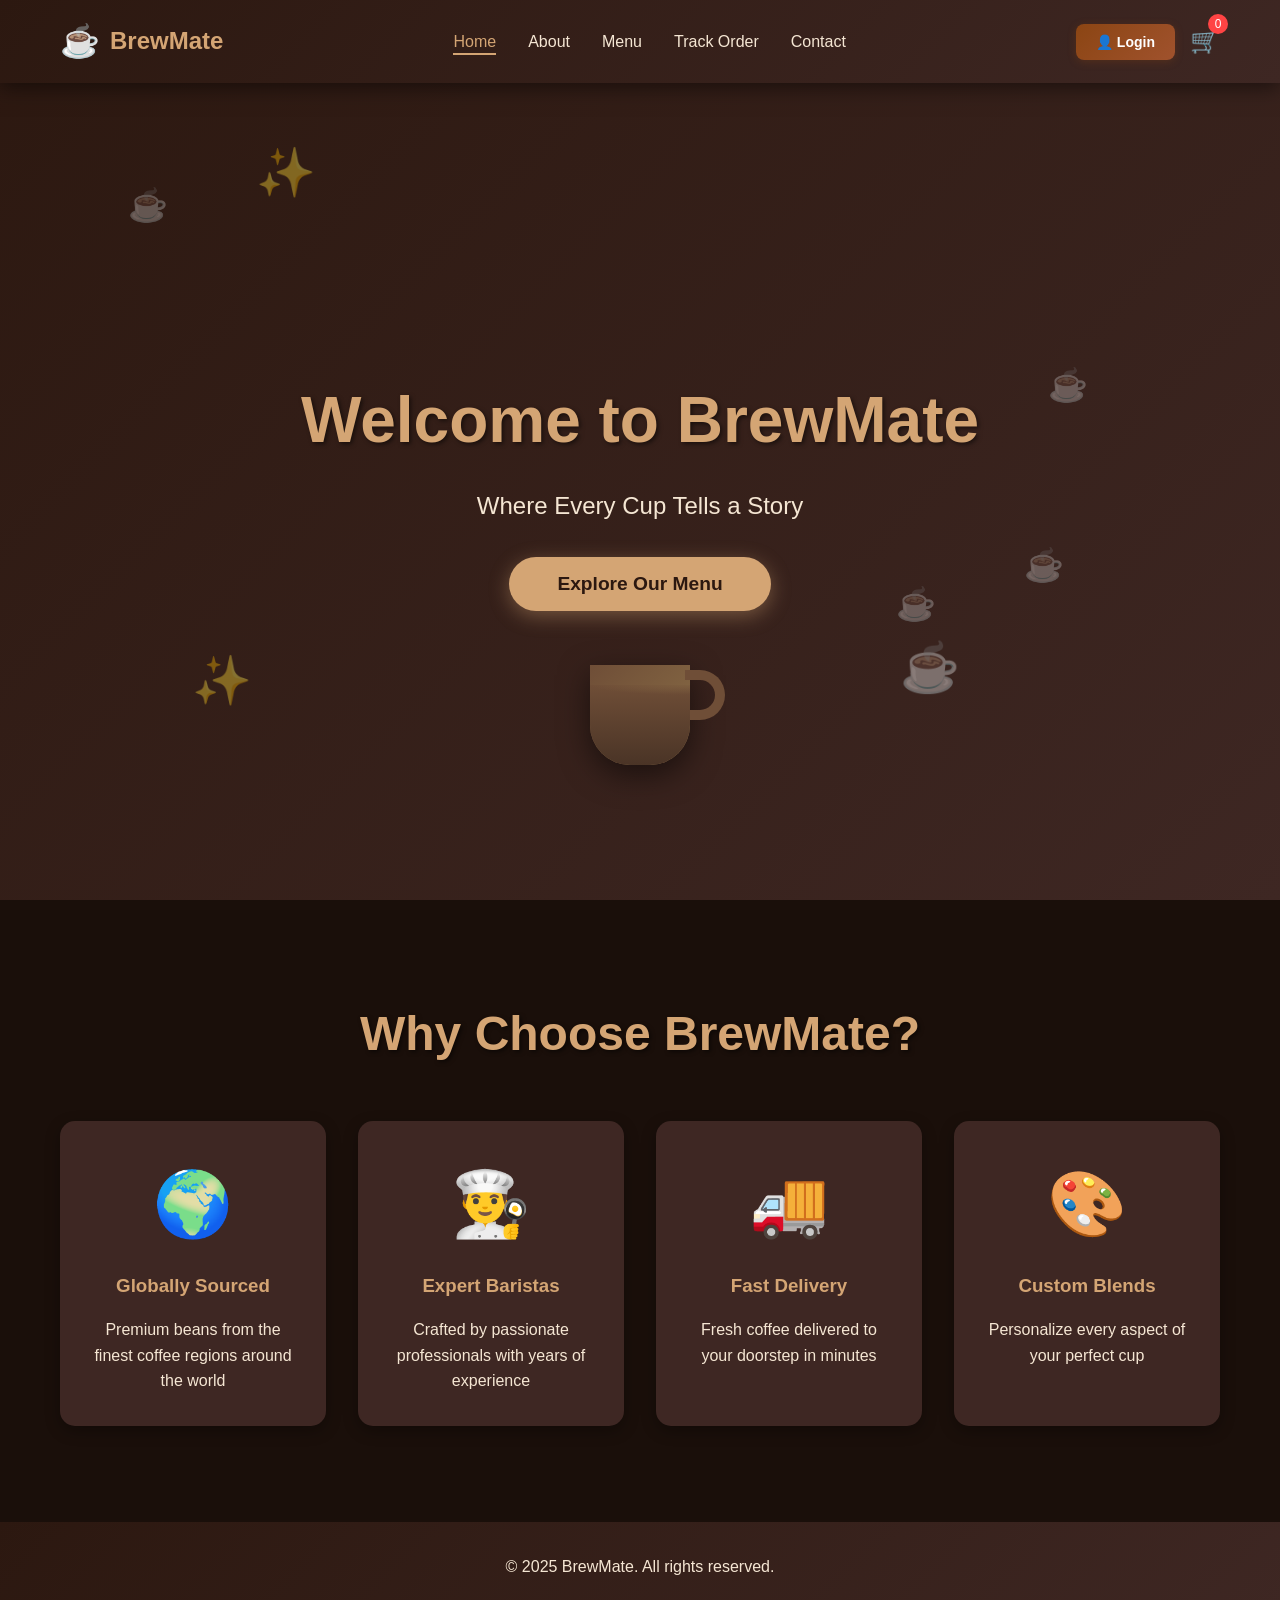
<file: index.html>
<!DOCTYPE html>
<html lang="en">

<head>
    <meta charset="UTF-8">
    <meta name="viewport" content="width=device-width, initial-scale=1.0">
    <title>BrewMate - Artisan Coffee</title>
    <link rel="stylesheet" href="styles.css">
    <style>
        .nav-actions {
            display: flex;
            align-items: center;
            gap: 15px;
        }

        .login-btn {
            padding: 10px 20px;
            background: linear-gradient(135deg, #8b4513 0%, #a0522d 100%);
            color: white;
            border: none;
            border-radius: 8px;
            font-size: 14px;
            font-weight: 600;
            cursor: pointer;
            transition: all 0.3s ease;
            display: flex;
            align-items: center;
            gap: 8px;
            box-shadow: 0 2px 8px rgba(139, 69, 19, 0.3);
        }

        .login-btn:hover {
            transform: translateY(-2px);
            box-shadow: 0 4px 12px rgba(139, 69, 19, 0.4);
            background: linear-gradient(135deg, #a0522d 0%, #8b4513 100%);
        }

        .login-btn:active {
            transform: translateY(0);
        }

        @media (max-width: 768px) {
            .login-btn {
                padding: 8px 16px;
                font-size: 12px;
            }
        }
    </style>
</head>

<body>
    <!-- Navigation -->
    <nav class="navbar">
        <div class="nav-container">
            <div class="logo">
                <span class="coffee-icon">☕</span>
                <span class="logo-text">BrewMate</span>
            </div>
            <ul class="nav-menu">
                <li><a href="index.html" class="nav-link active">Home</a></li>
                <li><a href="about.html" class="nav-link">About</a></li>
                <li><a href="menu.html" class="nav-link">Menu</a></li>
                <li><a href="delivery.html" class="nav-link">Track Order</a></li>
                <li><a href="contact.html" class="nav-link">Contact</a></li>
            </ul>
            <div class="nav-actions">
                <button class="login-btn" onclick="window.location.href='login.html'">
                    👤 Login
                </button>
                <div class="cart-icon" onclick="window.location.href='menu.html#cart'">
                    🛒 <span class="cart-count" id="cartCount">0</span>
                </div>
            </div>
        </div>
    </nav>

    <!-- Hero Section -->
    <section class="hero">
        <div class="hero-content">
            <h1 class="hero-title">Welcome to BrewMate</h1>
            <p class="hero-subtitle">Where Every Cup Tells a Story</p>
            <button class="cta-button" onclick="window.location.href='menu.html'">
                Explore Our Menu
            </button>
        </div>

        <!-- Animated Coffee Cup -->
        <div class="animated-cup">
            <div class="cup">
                <div class="cup-body"></div>
                <div class="cup-handle"></div>
                <div class="coffee-liquid">
                    <div class="coffee-wave"></div>
                </div>
                <div class="coffee-steam-container">
                    <div class="steam-particle"></div>
                    <div class="steam-particle"></div>
                    <div class="steam-particle"></div>
                    <div class="steam-particle"></div>
                    <div class="steam-particle"></div>
                </div>
            </div>
        </div>

        <!-- Floating Coffee Beans -->
        <div class="floating-beans">
            <div class="bean bean1">☕</div>
            <div class="bean bean2">☕</div>
            <div class="bean bean3">☕</div>
            <div class="bean bean4">☕</div>
        </div>

        <!-- Decorative Elements -->
        <div class="hero-decorations">
            <div class="decoration deco1">✨</div>
            <div class="decoration deco2">☕</div>
            <div class="decoration deco3">✨</div>
        </div>
    </section>

    <!-- Features Section -->
    <section class="features">
        <div class="container">
            <h2 class="section-title">Why Choose BrewMate?</h2>
            <div class="features-grid">
                <div class="feature-card">
                    <div class="feature-icon">🌍</div>
                    <h3>Globally Sourced</h3>
                    <p>Premium beans from the finest coffee regions around the world</p>
                </div>
                <div class="feature-card">
                    <div class="feature-icon">👨‍🍳</div>
                    <h3>Expert Baristas</h3>
                    <p>Crafted by passionate professionals with years of experience</p>
                </div>
                <div class="feature-card">
                    <div class="feature-icon">🚚</div>
                    <h3>Fast Delivery</h3>
                    <p>Fresh coffee delivered to your doorstep in minutes</p>
                </div>
                <div class="feature-card">
                    <div class="feature-icon">🎨</div>
                    <h3>Custom Blends</h3>
                    <p>Personalize every aspect of your perfect cup</p>
                </div>
            </div>
        </div>
    </section>

    <!-- Footer -->
    <footer class="footer">
        <div class="container">
            <p>&copy; 2025 BrewMate. All rights reserved.</p>
        </div>
    </footer>

    <script src="script.js"></script>
    <script src="cart-system.js"></script>
</body>

</html>
</file>
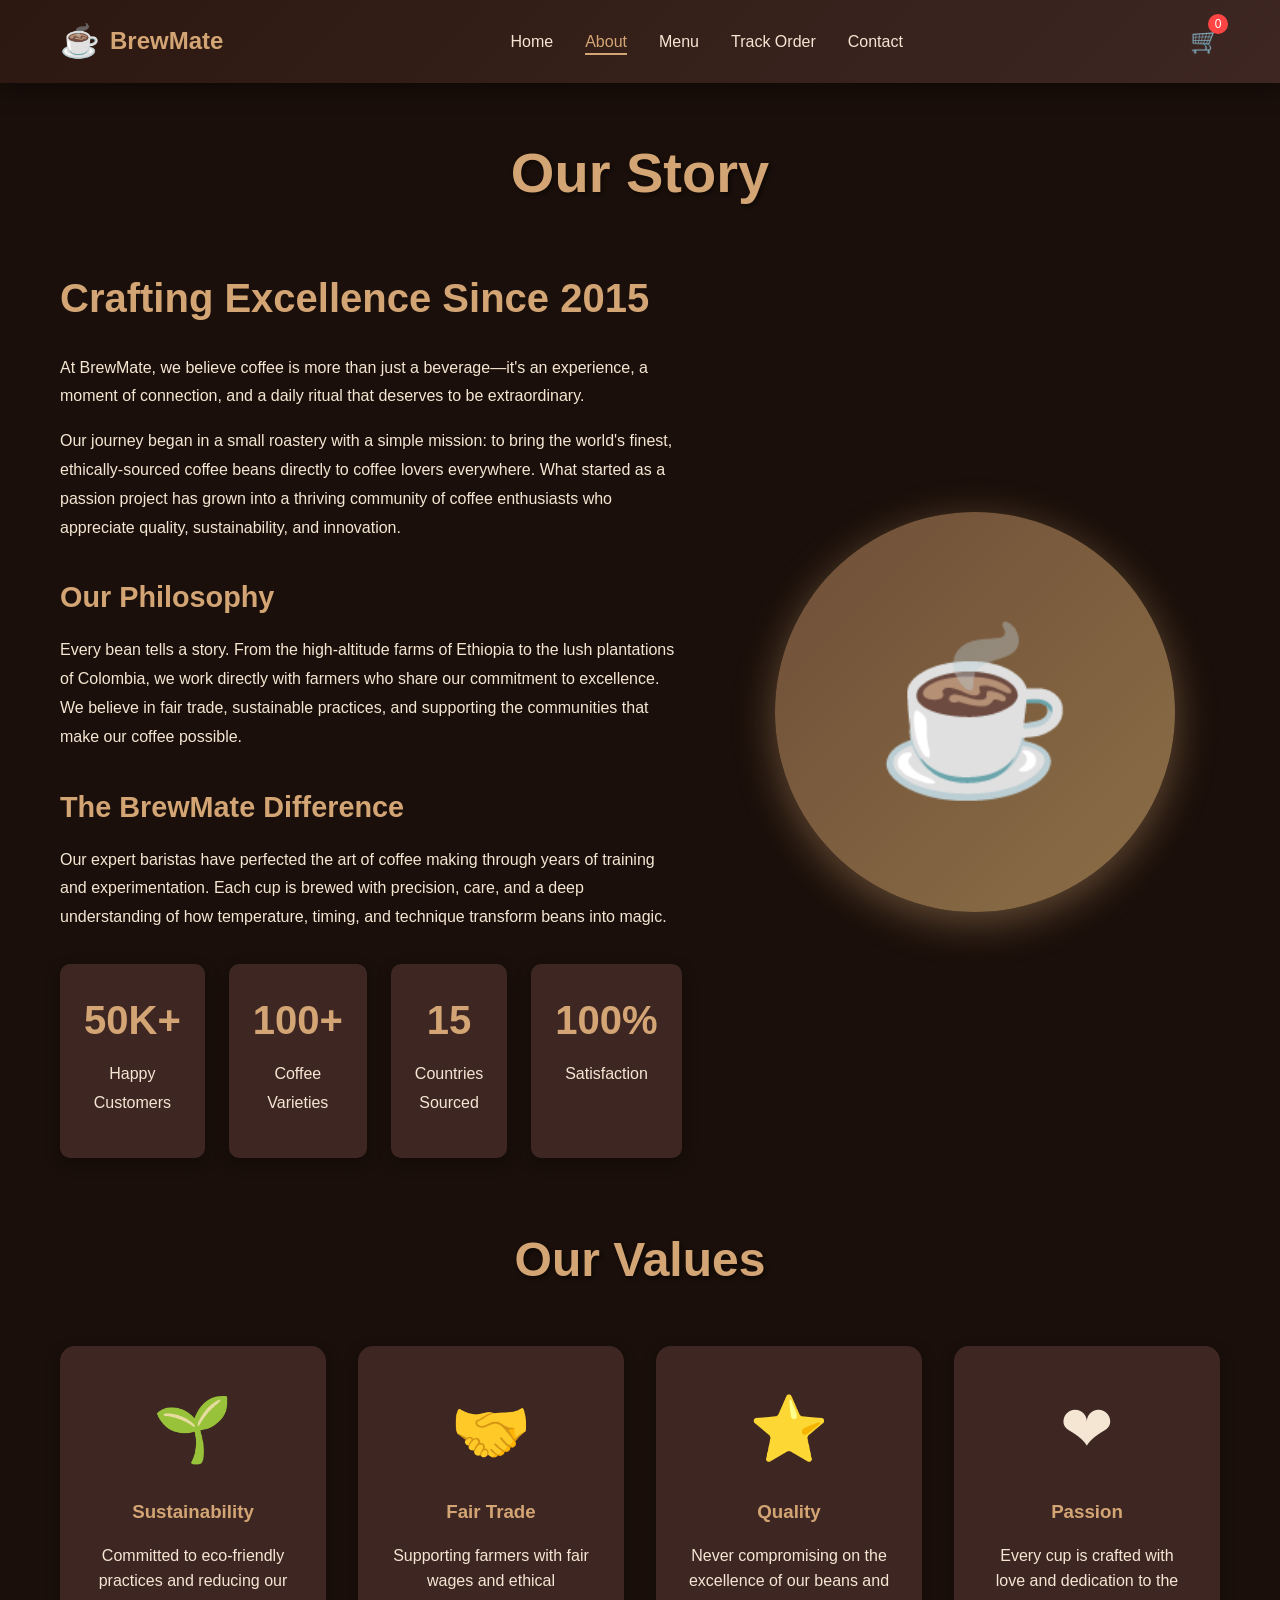
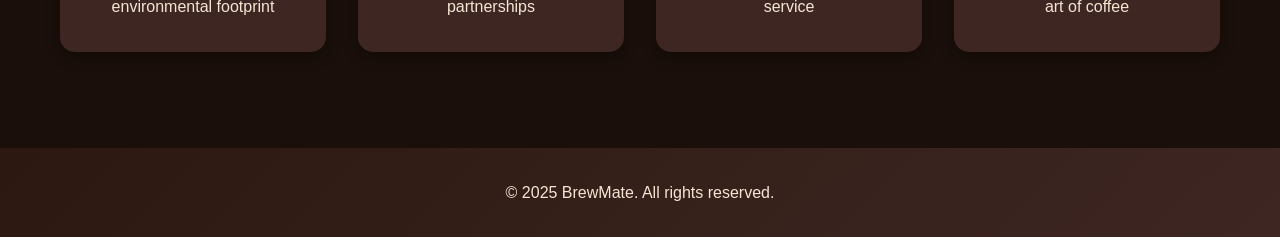
<file: about.html>
<!DOCTYPE html>
<html lang="en">

<head>
    <meta charset="UTF-8">
    <meta name="viewport" content="width=device-width, initial-scale=1.0">
    <title>About - BrewMate</title>
    <link rel="stylesheet" href="styles.css">
</head>

<body>
    <!-- Navigation -->
    <nav class="navbar">
        <div class="nav-container">
            <div class="logo">
                <span class="coffee-icon">☕</span>
                <span class="logo-text">BrewMate</span>
            </div>
            <ul class="nav-menu">
                <li><a href="index.html" class="nav-link">Home</a></li>
                <li><a href="about.html" class="nav-link active">About</a></li>
                <li><a href="menu.html" class="nav-link">Menu</a></li>
                <li><a href="delivery.html" class="nav-link">Track Order</a></li>
                <li><a href="contact.html" class="nav-link">Contact</a></li>
            </ul>
            <div class="cart-icon" onclick="window.location.href='menu.html#cart'">
                🛒 <span class="cart-count" id="cartCount">0</span>
            </div>
        </div>
    </nav>

    <!-- About Section -->
    <section class="about-page">
        <div class="container">
            <h1 class="page-title">Our Story</h1>
            <div class="about-content">
                <div class="about-text">
                    <h2>Crafting Excellence Since 2015</h2>
                    <p>At BrewMate, we believe coffee is more than just a beverage—it's an experience, a moment of
                        connection, and a daily ritual that deserves to be extraordinary.</p>

                    <p>Our journey began in a small roastery with a simple mission: to bring the world's finest,
                        ethically-sourced coffee beans directly to coffee lovers everywhere. What started as a passion
                        project has grown into a thriving community of coffee enthusiasts who appreciate quality,
                        sustainability, and innovation.</p>

                    <h3>Our Philosophy</h3>
                    <p>Every bean tells a story. From the high-altitude farms of Ethiopia to the lush plantations of
                        Colombia, we work directly with farmers who share our commitment to excellence. We believe in
                        fair trade, sustainable practices, and supporting the communities that make our coffee possible.
                    </p>

                    <h3>The BrewMate Difference</h3>
                    <p>Our expert baristas have perfected the art of coffee making through years of training and
                        experimentation. Each cup is brewed with precision, care, and a deep understanding of how
                        temperature, timing, and technique transform beans into magic.</p>

                    <div class="about-stats">
                        <div class="stat">
                            <h4>50K+</h4>
                            <p>Happy Customers</p>
                        </div>
                        <div class="stat">
                            <h4>100+</h4>
                            <p>Coffee Varieties</p>
                        </div>
                        <div class="stat">
                            <h4>15</h4>
                            <p>Countries Sourced</p>
                        </div>
                        <div class="stat">
                            <h4>100%</h4>
                            <p>Satisfaction</p>
                        </div>
                    </div>
                </div>
                <div class="about-image">
                    <div class="image-placeholder">
                        <span class="large-icon">☕</span>
                    </div>
                </div>
            </div>

            <!-- Values Section -->
            <div class="values-section">
                <h2 class="section-title">Our Values</h2>
                <div class="values-grid">
                    <div class="value-card">
                        <div class="value-icon">🌱</div>
                        <h3>Sustainability</h3>
                        <p>Committed to eco-friendly practices and reducing our environmental footprint</p>
                    </div>
                    <div class="value-card">
                        <div class="value-icon">🤝</div>
                        <h3>Fair Trade</h3>
                        <p>Supporting farmers with fair wages and ethical partnerships</p>
                    </div>
                    <div class="value-card">
                        <div class="value-icon">⭐</div>
                        <h3>Quality</h3>
                        <p>Never compromising on the excellence of our beans and service</p>
                    </div>
                    <div class="value-card">
                        <div class="value-icon">❤</div>
                        <h3>Passion</h3>
                        <p>Every cup is crafted with love and dedication to the art of coffee</p>
                    </div>
                </div>
            </div>
        </div>
    </section>

    <!-- Footer -->
    <footer class="footer">
        <div class="container">
            <p>&copy; 2025 BrewMate. All rights reserved.</p>
           
        </div>
    </footer>

    <script src="script.js"></script>
     <script src="script.js"></script>
    <script src="cart-system.js"></script>
</body>

</html>
</file>
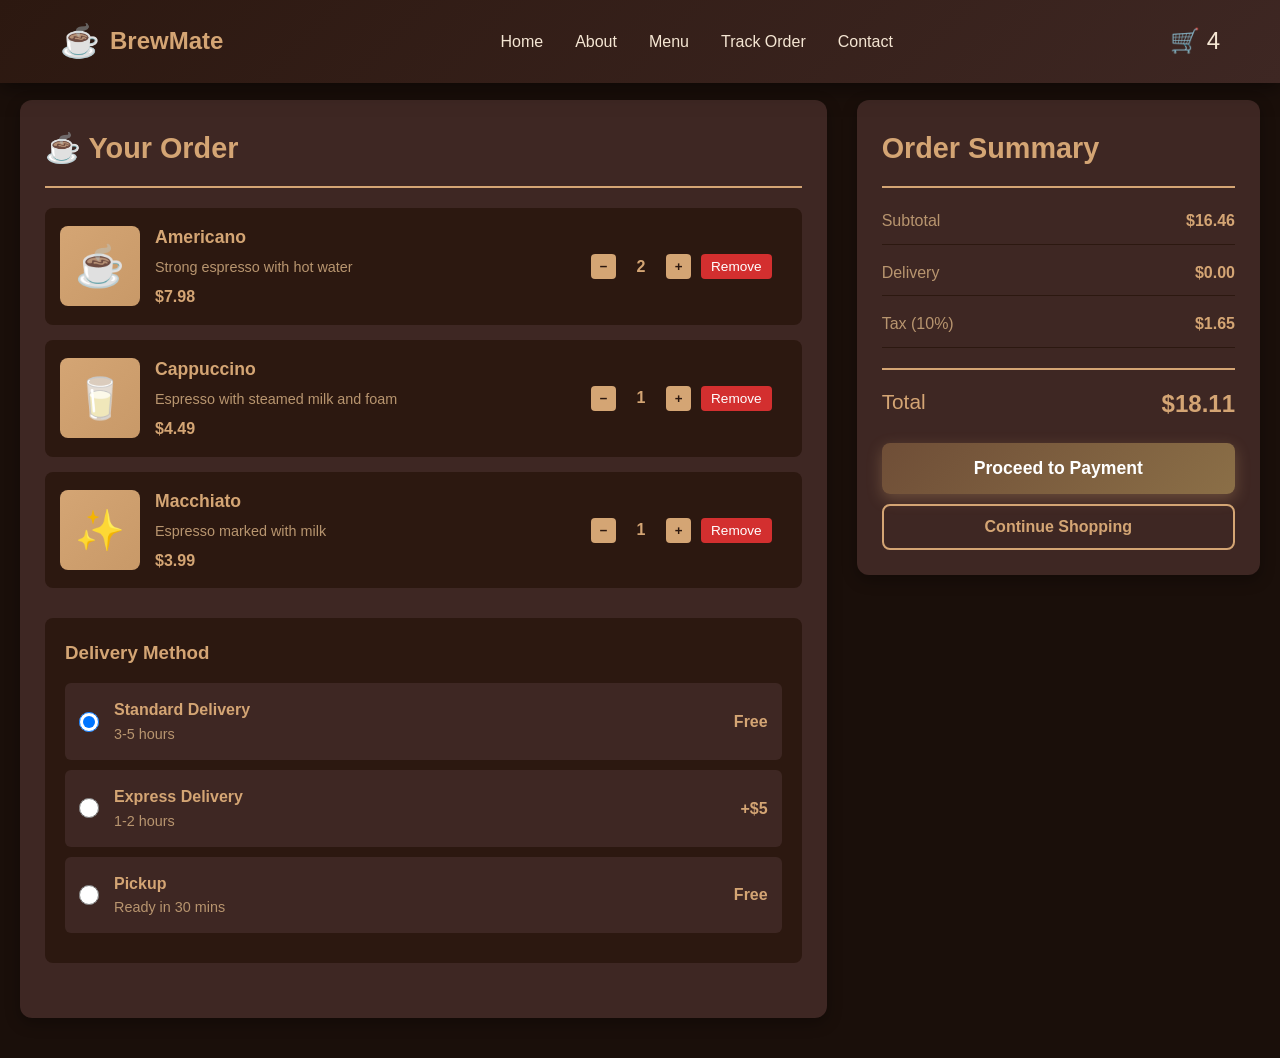
<file: checkout.html>
<!DOCTYPE html>
<html lang="en">
<head>
    <meta charset="UTF-8">
    <meta name="viewport" content="width=device-width, initial-scale=1.0">
    <title>BrewMate - Checkout</title>
    <style>
        * {
            margin: 0;
            padding: 0;
            box-sizing: border-box;
        }

        :root {
            --primary-color: #6F4E37;
            --secondary-color: #8B6F47;
            --accent-color: #D4A574;
            --dark-color: #2C1810;
            --darker-bg: #1a0f0a;
            --light-color: #3E2723;
            --text-light: #F5E6D3;
            --gradient: linear-gradient(135deg, #6F4E37 0%, #8B6F47 100%);
            --gradient-dark: linear-gradient(135deg, #2C1810 0%, #3E2723 100%);
        }

        body {
            font-family: 'Segoe UI', Tahoma, Geneva, Verdana, sans-serif;
            line-height: 1.6;
            color: var(--text-light);
            background: var(--darker-bg);
            overflow-x: hidden;
        }

        /* Navigation */
        .navbar {
            background: var(--gradient-dark);
            padding: 1rem 0;
            position: fixed;
            width: 100%;
            top: 0;
            z-index: 1000;
            box-shadow: 0 4px 20px rgba(0,0,0,0.5);
        }

        .nav-container {
            max-width: 1200px;
            margin: 0 auto;
            display: flex;
            justify-content: space-between;
            align-items: center;
            padding: 0 20px;
        }

        .logo {
            display: flex;
            align-items: center;
            gap: 10px;
            color: var(--accent-color);
            font-size: 1.5rem;
            font-weight: bold;
            cursor: pointer;
        }

        .coffee-icon {
            font-size: 2rem;
        }

        .nav-menu {
            display: flex;
            list-style: none;
            gap: 2rem;
        }

        .nav-link {
            color: var(--text-light);
            text-decoration: none;
            transition: all 0.3s;
            font-weight: 500;
        }

        .nav-link:hover {
            color: var(--accent-color);
        }

        .cart-icon {
            color: var(--text-light);
            font-size: 1.5rem;
            cursor: pointer;
            transition: all 0.3s;
        }

        .cart-icon:hover {
            color: var(--accent-color);
            transform: scale(1.1);
        }

        /* Main Container */
        .checkout-container {
            max-width: 1400px;
            margin: 0 auto;
            padding: 100px 20px 40px;
            display: grid;
            grid-template-columns: 2fr 1fr;
            gap: 30px;
        }

        /* Left Side - Order Items */
        .order-section {
            background: var(--light-color);
            border-radius: 12px;
            padding: 25px;
            box-shadow: 0 5px 15px rgba(0,0,0,0.3);
        }

        .section-title {
            font-size: 1.8rem;
            color: var(--accent-color);
            margin-bottom: 20px;
            padding-bottom: 15px;
            border-bottom: 2px solid var(--accent-color);
        }

        /* Cart Items */
        .cart-items {
            margin-bottom: 30px;
        }

        .cart-item {
            display: flex;
            gap: 15px;
            padding: 15px;
            background: var(--dark-color);
            border-radius: 8px;
            margin-bottom: 15px;
            align-items: center;
            justify-content: space-between;
            transition: all 0.3s;
        }

        .cart-item:hover {
            background: var(--primary-color);
        }

        .item-image {
            width: 80px;
            height: 80px;
            background: linear-gradient(135deg, #d4a574 0%, #c89968 100%);
            border-radius: 8px;
            display: flex;
            align-items: center;
            justify-content: center;
            font-size: 2.5rem;
            flex-shrink: 0;
        }

        .item-details {
            flex: 1;
        }

        .item-name {
            font-weight: bold;
            font-size: 1.1rem;
            color: var(--accent-color);
            margin-bottom: 5px;
        }

        .item-description {
            font-size: 0.9rem;
            color: #b8956f;
            margin-bottom: 5px;
        }

        .item-price {
            font-weight: bold;
            color: var(--accent-color);
        }

        .item-controls {
            display: flex;
            align-items: center;
            gap: 10px;
            padding: 0 15px;
        }

        .qty-btn {
            background: var(--accent-color);
            color: var(--dark-color);
            border: none;
            width: 25px;
            height: 25px;
            border-radius: 4px;
            cursor: pointer;
            font-weight: bold;
            transition: all 0.3s;
        }

        .qty-btn:hover {
            transform: scale(1.1);
        }

        .qty-display {
            width: 30px;
            text-align: center;
            font-weight: bold;
            color: var(--accent-color);
        }

        .remove-btn {
            background: #d32f2f;
            color: white;
            border: none;
            padding: 5px 10px;
            border-radius: 4px;
            cursor: pointer;
            font-size: 0.85rem;
            transition: all 0.3s;
        }

        .remove-btn:hover {
            background: #b71c1c;
        }

        /* Delivery Options */
        .delivery-section {
            background: var(--dark-color);
            padding: 20px;
            border-radius: 8px;
            margin-bottom: 30px;
        }

        .delivery-option {
            display: flex;
            align-items: center;
            gap: 15px;
            padding: 12px;
            margin-bottom: 10px;
            background: var(--light-color);
            border-radius: 6px;
            cursor: pointer;
            transition: all 0.3s;
            border: 2px solid transparent;
        }

        .delivery-option:hover {
            border-color: var(--accent-color);
        }

        .delivery-option input[type="radio"] {
            cursor: pointer;
            width: 20px;
            height: 20px;
        }

        .delivery-info {
            flex: 1;
        }

        .delivery-title {
            font-weight: bold;
            color: var(--accent-color);
        }

        .delivery-time {
            font-size: 0.9rem;
            color: #b8956f;
        }

        /* Right Side - Order Summary */
        .summary-section {
            background: var(--light-color);
            border-radius: 12px;
            padding: 25px;
            box-shadow: 0 5px 15px rgba(0,0,0,0.3);
            height: fit-content;
            position: sticky;
            top: 100px;
        }

        .summary-item {
            display: flex;
            justify-content: space-between;
            margin-bottom: 15px;
            padding-bottom: 10px;
            border-bottom: 1px solid var(--dark-color);
        }

        .summary-label {
            color: #b8956f;
        }

        .summary-value {
            color: var(--accent-color);
            font-weight: bold;
        }

        .summary-total {
            display: flex;
            justify-content: space-between;
            font-size: 1.3rem;
            margin-top: 20px;
            padding-top: 15px;
            border-top: 2px solid var(--accent-color);
            color: var(--accent-color);
        }

        .summary-total .summary-value {
            font-size: 1.5rem;
        }

        /* Checkout Button */
        .checkout-btn {
            width: 100%;
            padding: 15px;
            background: var(--gradient);
            color: white;
            border: none;
            border-radius: 8px;
            font-size: 1.1rem;
            font-weight: bold;
            cursor: pointer;
            margin-top: 20px;
            transition: all 0.3s;
            box-shadow: 0 5px 15px rgba(212, 165, 116, 0.3);
        }

        .checkout-btn:hover {
            transform: translateY(-2px);
            box-shadow: 0 8px 20px rgba(212, 165, 116, 0.5);
        }

        .continue-shopping {
            width: 100%;
            padding: 12px;
            background: transparent;
            color: var(--accent-color);
            border: 2px solid var(--accent-color);
            border-radius: 8px;
            font-size: 1rem;
            font-weight: bold;
            cursor: pointer;
            margin-top: 10px;
            transition: all 0.3s;
        }

        .continue-shopping:hover {
            background: var(--accent-color);
            color: var(--dark-color);
        }

        /* Empty Cart Message */
        .empty-cart {
            text-align: center;
            padding: 60px 20px;
            color: #b8956f;
        }

        .empty-cart-icon {
            font-size: 4rem;
            margin-bottom: 20px;
        }

        /* Responsive */
        @media (max-width: 1024px) {
            .checkout-container {
                grid-template-columns: 1fr;
            }

            .summary-section {
                position: relative;
                top: 0;
            }
        }

        @media (max-width: 768px) {
            .checkout-container {
                padding: 90px 10px 40px;
            }

            .cart-item {
                flex-direction: column;
                text-align: center;
            }

            .item-controls {
                justify-content: center;
                width: 100%;
            }

            .nav-menu {
                gap: 1rem;
                font-size: 0.9rem;
            }
        }

        /* Success Message */
        .success-message {
            background: #4caf50;
            color: white;
            padding: 15px;
            border-radius: 8px;
            margin-bottom: 20px;
            text-align: center;
            display: none;
        }

        .success-message.show {
            display: block;
            animation: slideDown 0.5s ease-out;
        }

        @keyframes slideDown {
            from {
                transform: translateY(-20px);
                opacity: 0;
            }
            to {
                transform: translateY(0);
                opacity: 1;
            }
        }
    </style>
</head>
<body>
    <!-- Navigation -->
    <nav class="navbar">
        <div class="nav-container">
            <div class="logo">
                <span class="coffee-icon">☕</span>
                <span class="logo-text">BrewMate</span>
            </div>
            <ul class="nav-menu">
                <li><a href="index.html" class="nav-link">Home</a></li>
                <li><a href="about.html" class="nav-link">About</a></li>
                <li><a href="menu.html" class="nav-link">Menu</a></li>
                <li><a href="delivery.html" class="nav-link active">Track Order</a></li>
                <li><a href="contact.html" class="nav-link">Contact</a></li>
            </ul>
            <div class="cart-icon" onclick="window.location.href='menu.html#cart'">
                🛒 <span class="cart-count" id="cartCount">0</span>
            </div>
        </div>
    </nav>

    <!-- Checkout Container -->
    <div class="checkout-container">
        <!-- Left Side - Order Items -->
        <div class="order-section">
            <h2 class="section-title">☕ Your Order</h2>
            <div id="successMessage" class="success-message"></div>
            
            <div id="cartItemsContainer" class="cart-items"></div>

            <!-- Delivery Options -->
            <div class="delivery-section">
                <h3 style="color: var(--accent-color); margin-bottom: 15px;">Delivery Method</h3>
                <label class="delivery-option">
                    <input type="radio" name="delivery" value="standard" checked onchange="updateDelivery()">
                    <div class="delivery-info">
                        <div class="delivery-title">Standard Delivery</div>
                        <div class="delivery-time">3-5 hours</div>
                    </div>
                    <span style="color: var(--accent-color); font-weight: bold;">Free</span>
                </label>
                <label class="delivery-option">
                    <input type="radio" name="delivery" value="express" onchange="updateDelivery()">
                    <div class="delivery-info">
                        <div class="delivery-title">Express Delivery</div>
                        <div class="delivery-time">1-2 hours</div>
                    </div>
                    <span style="color: var(--accent-color); font-weight: bold;">+$5</span>
                </label>
                <label class="delivery-option">
                    <input type="radio" name="delivery" value="pickup" onchange="updateDelivery()">
                    <div class="delivery-info">
                        <div class="delivery-title">Pickup</div>
                        <div class="delivery-time">Ready in 30 mins</div>
                    </div>
                    <span style="color: var(--accent-color); font-weight: bold;">Free</span>
                </label>
            </div>
        </div>

        <!-- Right Side - Order Summary -->
        <div class="summary-section">
            <h2 class="section-title">Order Summary</h2>
            
            <div class="summary-item">
                <span class="summary-label">Subtotal</span>
                <span class="summary-value">$<span id="subtotal">0.00</span></span>
            </div>
            
            <div class="summary-item">
                <span class="summary-label">Delivery</span>
                <span class="summary-value">$<span id="deliveryFee">0.00</span></span>
            </div>
            
            <div class="summary-item">
                <span class="summary-label">Tax (10%)</span>
                <span class="summary-value">$<span id="tax">0.00</span></span>
            </div>
            
            <div class="summary-total">
                <span>Total</span>
                <span class="summary-value">$<span id="total">0.00</span></span>
            </div>

            <button class="checkout-btn" onclick="proceedCheckout()">Proceed to Payment</button>
            <button class="continue-shopping" onclick="goHome()">Continue Shopping</button>
        </div>
    </div>

    <script>
        // Sample coffee menu
        const coffeeMenu = [
            { id: 1, name: 'Americano', description: 'Strong espresso with hot water', price: 3.99, emoji: '☕' },
            { id: 2, name: 'Cappuccino', description: 'Espresso with steamed milk and foam', price: 4.49, emoji: '🥛' },
            { id: 3, name: 'Espresso', description: 'Strong concentrated coffee', price: 2.99, emoji: '🔥' },
            { id: 4, name: 'Macchiato', description: 'Espresso marked with milk', price: 3.99, emoji: '✨' },
            { id: 5, name: 'Latte', description: 'Smooth espresso with steamed milk', price: 4.99, emoji: '🍶' },
            { id: 6, name: 'Mocha', description: 'Chocolate espresso with milk', price: 5.49, emoji: '🍫' }
        ];

        let cart = [];
        let deliveryFee = 0;

        // Initialize cart from localStorage
        function initializeCart() {
            const savedCart = localStorage.getItem('brewmateCart');
            if (savedCart) {
                cart = JSON.parse(savedCart);
            } else {
                // Add some sample items if cart is empty
                cart = [
                    { ...coffeeMenu[0], quantity: 2 },
                    { ...coffeeMenu[1], quantity: 1 },
                    { ...coffeeMenu[3], quantity: 1 }
                ];
                localStorage.setItem('brewmateCart', JSON.stringify(cart));
            }
            renderCart();
            updateSummary();
        }

        function renderCart() {
            const container = document.getElementById('cartItemsContainer');
            
            if (cart.length === 0) {
                container.innerHTML = '<div class="empty-cart"><div class="empty-cart-icon">🛒</div><p>Your cart is empty. Continue shopping to add items!</p></div>';
                document.getElementById('cartCount').textContent = '0';
                return;
            }

            let html = '';
            cart.forEach((item, index) => {
                html += `
                    <div class="cart-item">
                        <div class="item-image">${item.emoji}</div>
                        <div class="item-details">
                            <div class="item-name">${item.name}</div>
                            <div class="item-description">${item.description}</div>
                            <div class="item-price">$${(item.price * item.quantity).toFixed(2)}</div>
                        </div>
                        <div class="item-controls">
                            <button class="qty-btn" onclick="decreaseQty(${index})">−</button>
                            <div class="qty-display">${item.quantity}</div>
                            <button class="qty-btn" onclick="increaseQty(${index})">+</button>
                            <button class="remove-btn" onclick="removeItem(${index})">Remove</button>
                        </div>
                    </div>
                `;
            });

            container.innerHTML = html;
            document.getElementById('cartCount').textContent = cart.reduce((sum, item) => sum + item.quantity, 0);
        }

        function increaseQty(index) {
            cart[index].quantity++;
            saveCart();
            renderCart();
            updateSummary();
        }

        function decreaseQty(index) {
            if (cart[index].quantity > 1) {
                cart[index].quantity--;
                saveCart();
                renderCart();
                updateSummary();
            }
        }

        function removeItem(index) {
            cart.splice(index, 1);
            saveCart();
            renderCart();
            updateSummary();
        }

        function updateSummary() {
            const subtotal = cart.reduce((sum, item) => sum + (item.price * item.quantity), 0);
            const tax = subtotal * 0.1;
            const total = subtotal + tax + deliveryFee;

            document.getElementById('subtotal').textContent = subtotal.toFixed(2);
            document.getElementById('deliveryFee').textContent = deliveryFee.toFixed(2);
            document.getElementById('tax').textContent = tax.toFixed(2);
            document.getElementById('total').textContent = total.toFixed(2);
        }

        function updateDelivery() {
            const deliveryMethod = document.querySelector('input[name="delivery"]:checked').value;
            if (deliveryMethod === 'express') {
                deliveryFee = 5;
            } else {
                deliveryFee = 0;
            }
            updateSummary();
        }

        function saveCart() {
            localStorage.setItem('brewmateCart', JSON.stringify(cart));
        }

        function proceedCheckout() {
            if (cart.length === 0) {
                alert('Your cart is empty!');
                return;
            }

            const total = document.getElementById('total').textContent;
            const deliveryMethod = document.querySelector('input[name="delivery"]:checked').value;
            
            const successMsg = document.getElementById('successMessage');
            successMsg.textContent = `✅ Order placed successfully! Total: $${total}. Delivery method: ${deliveryMethod.toUpperCase()}. You will receive a confirmation shortly.`;
            successMsg.classList.add('show');

            setTimeout(() => {
                successMsg.classList.remove('show');
            }, 3000);
        }

        function goHome() {
            alert('Redirecting to home page...');
            // In real app: window.location.href = 'index.html';
        }

        function viewCheckout() {
            // Already on checkout page
        }

        // Initialize on page load
        window.onload = function() {
            initializeCart();
        };
    </script>
    <script src="script.js"></script>  <!-- Your existing file stays -->
<script src="cart-system.js"></script>  <!-- ADD THIS LINE -->
</body>
</html>
</file>
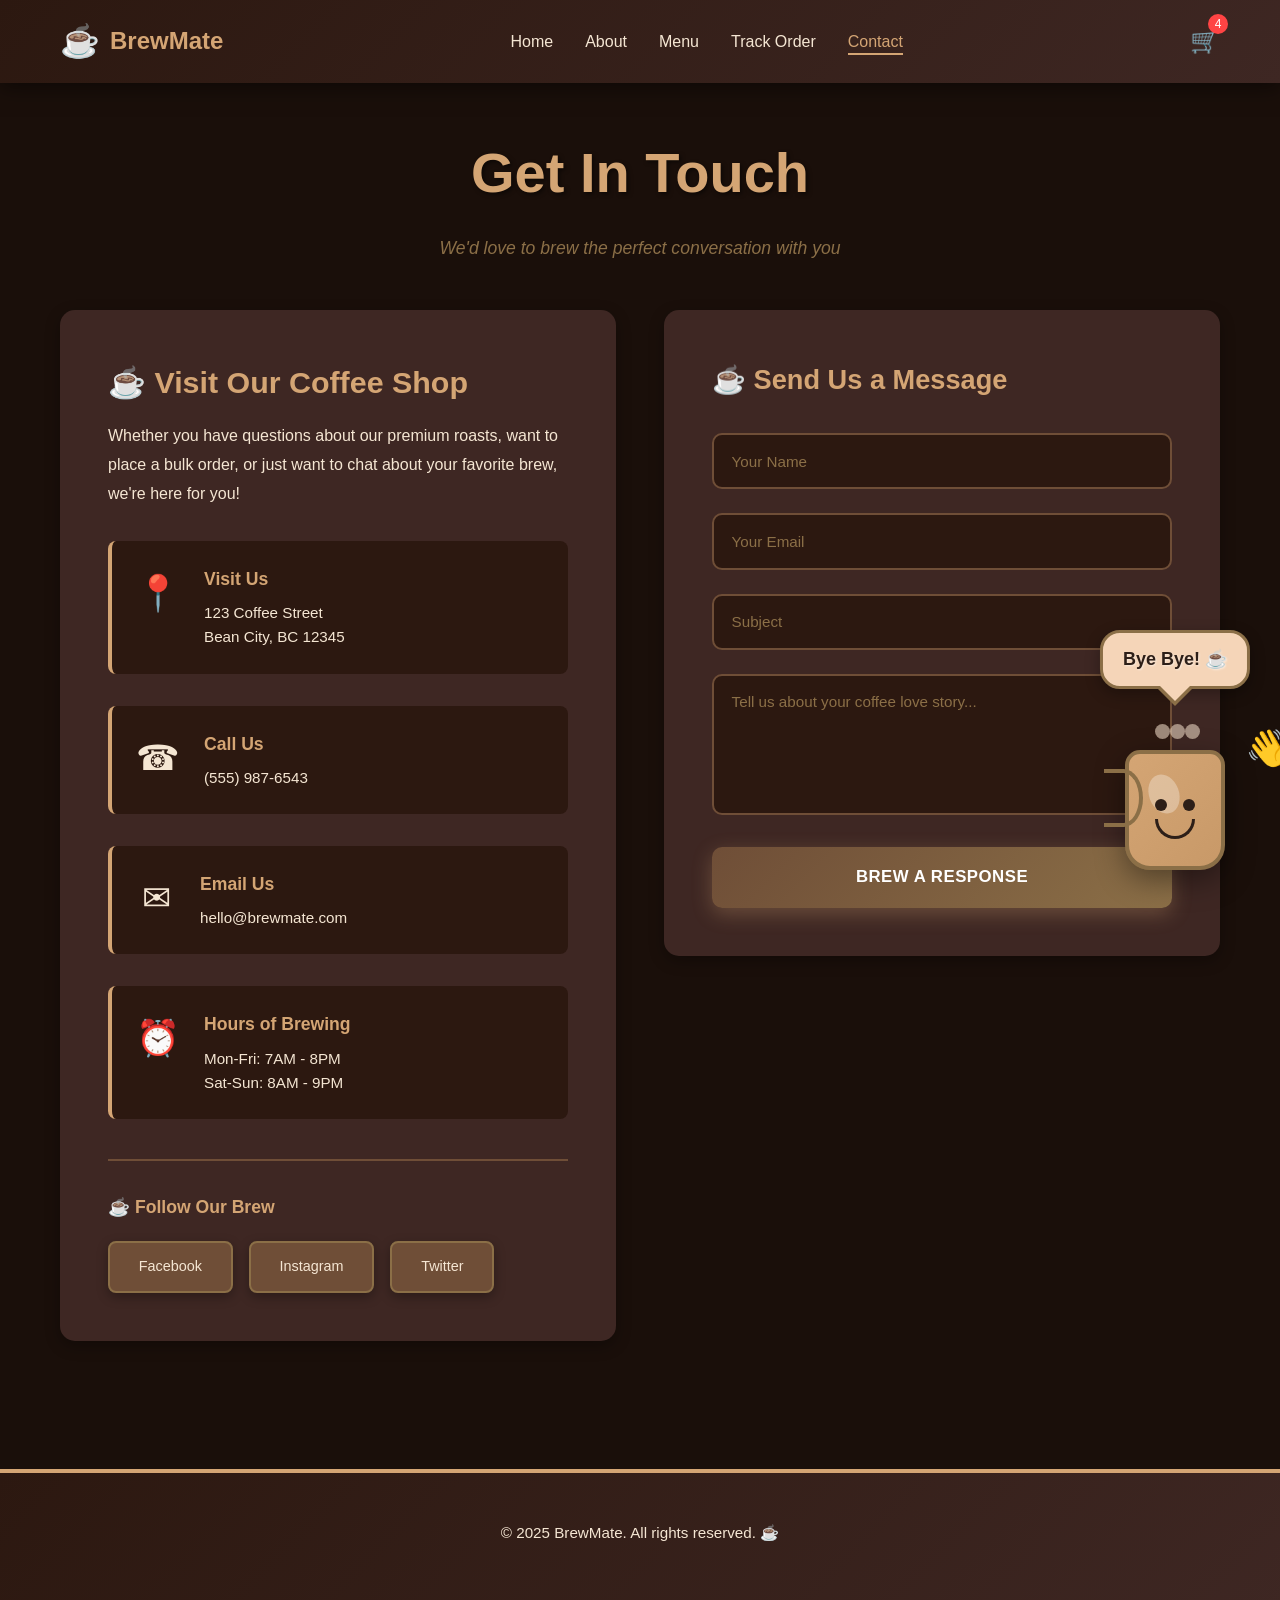
<file: contact.html>
<!DOCTYPE html>
<html lang="en">
<head>
    <meta charset="UTF-8">
    <meta name="viewport" content="width=device-width, initial-scale=1.0">
    <title>Contact - BrewMate</title>
    <style>
        * {
            margin: 0;
            padding: 0;
            box-sizing: border-box;
        }

        :root {
            --primary-color: #6F4E37;
            --secondary-color: #8B6F47;
            --accent-color: #D4A574;
            --dark-color: #2C1810;
            --darker-bg: #1a0f0a;
            --light-color: #3E2723;
            --text-light: #F5E6D3;
            --gradient: linear-gradient(135deg, #6F4E37 0%, #8B6F47 100%);
            --gradient-dark: linear-gradient(135deg, #2C1810 0%, #3E2723 100%);
        }

        body {
            font-family: 'Segoe UI', Tahoma, Geneva, Verdana, sans-serif;
            line-height: 1.6;
            color: var(--text-light);
            background: var(--darker-bg);
            overflow-x: hidden;
        }

        /* Navigation */
        .navbar {
            background: var(--gradient-dark);
            padding: 1rem 0;
            position: fixed;
            width: 100%;
            top: 0;
            z-index: 1000;
            box-shadow: 0 4px 20px rgba(0,0,0,0.5);
            backdrop-filter: blur(10px);
        }

        .nav-container {
            max-width: 1200px;
            margin: 0 auto;
            display: flex;
            justify-content: space-between;
            align-items: center;
            padding: 0 20px;
        }

        .logo {
            display: flex;
            align-items: center;
            gap: 10px;
            color: var(--accent-color);
            font-size: 1.5rem;
            font-weight: bold;
        }

        .coffee-icon {
            font-size: 2rem;
            animation: rotate 3s infinite;
        }

        @keyframes rotate {
            0%, 100% { transform: rotate(0deg); }
            50% { transform: rotate(20deg); }
        }

        .nav-menu {
            display: flex;
            list-style: none;
            gap: 2rem;
        }

        .nav-link {
            color: var(--text-light);
            text-decoration: none;
            transition: all 0.3s;
            font-weight: 500;
            position: relative;
        }

        .nav-link::after {
            content: '';
            position: absolute;
            bottom: -5px;
            left: 0;
            width: 0;
            height: 2px;
            background: var(--accent-color);
            transition: width 0.3s;
        }

        .nav-link:hover::after,
        .nav-link.active::after {
            width: 100%;
        }

        .nav-link:hover,
        .nav-link.active {
            color: var(--accent-color);
        }

        .cart-icon {
            color: var(--text-light);
            font-size: 1.5rem;
            cursor: pointer;
            position: relative;
            transition: transform 0.3s;
        }

        .cart-icon:hover {
            transform: scale(1.1);
            color: var(--accent-color);
        }

        .cart-count {
            position: absolute;
            top: -8px;
            right: -8px;
            background: #ff4444;
            color: white;
            border-radius: 50%;
            width: 20px;
            height: 20px;
            display: flex;
            align-items: center;
            justify-content: center;
            font-size: 0.75rem;
            animation: pulse-badge 2s infinite;
        }

        @keyframes pulse-badge {
            0%, 100% { transform: scale(1); }
            50% { transform: scale(1.1); }
        }

        .container {
            max-width: 1200px;
            margin: 0 auto;
            padding: 0 20px;
        }

        /* Contact Page */
        .contact-page {
            min-height: calc(100vh - 200px);
            padding: 8rem 2rem 4rem;
            margin-top: 0;
        }

        .page-title {
            font-size: 3.5rem;
            color: var(--accent-color);
            text-align: center;
            margin-bottom: 1rem;
            text-shadow: 2px 2px 4px rgba(0,0,0,0.5);
            animation: fadeInUp 0.8s ease-out;
        }

        .page-subtitle {
            text-align: center;
            color: var(--secondary-color);
            font-size: 1.1rem;
            margin-bottom: 3rem;
            font-style: italic;
            animation: fadeInUp 0.8s ease-out 0.2s backwards;
        }

        @keyframes fadeInUp {
            from {
                opacity: 0;
                transform: translateY(30px);
            }
            to {
                opacity: 1;
                transform: translateY(0);
            }
        }

        @keyframes fadeInLeft {
            from {
                opacity: 0;
                transform: translateX(-30px);
            }
            to {
                opacity: 1;
                transform: translateX(0);
            }
        }

        @keyframes fadeInRight {
            from {
                opacity: 0;
                transform: translateX(30px);
            }
            to {
                opacity: 1;
                transform: translateX(0);
            }
        }

        @keyframes scaleIn {
            from {
                opacity: 0;
                transform: scale(0.9);
            }
            to {
                opacity: 1;
                transform: scale(1);
            }
        }

        @keyframes steamRise {
            0% {
                opacity: 0.7;
                transform: translateY(0) scale(1);
            }
            50% {
                opacity: 0.4;
            }
            100% {
                opacity: 0;
                transform: translateY(-50px) scale(1.5);
            }
        }

        @keyframes pulse {
            0%, 100% {
                transform: scale(1);
            }
            50% {
                transform: scale(1.05);
            }
        }

        @keyframes bounce {
            0%, 100% { transform: translateY(0); }
            50% { transform: translateY(-10px); }
        }

        @keyframes wave {
            0%, 100% { transform: rotate(0deg); }
            25% { transform: rotate(20deg); }
            75% { transform: rotate(-20deg); }
        }

        @keyframes characterFloat {
            0%, 100% { transform: translateY(0px) rotate(-2deg); }
            50% { transform: translateY(-15px) rotate(2deg); }
        }

        @keyframes characterEntrance {
            from {
                transform: translateX(200px) rotate(20deg);
                opacity: 0;
            }
            to {
                transform: translateX(0) rotate(0deg);
                opacity: 1;
            }
        }

        @keyframes handleWiggle {
            0%, 100% { transform: rotate(0deg); }
            25% { transform: rotate(-5deg); }
            75% { transform: rotate(5deg); }
        }

        @keyframes blink {
            0%, 48%, 52%, 100% { transform: scaleY(1); }
            50% { transform: scaleY(0.1); }
        }

        @keyframes smileChange {
            0%, 100% { width: 40px; }
            50% { width: 45px; }
        }

        @keyframes bubblePop {
            0% {
                transform: translateX(-50%) scale(0);
                opacity: 0;
            }
            50% {
                transform: translateX(-50%) scale(1.1);
            }
            100% {
                transform: translateX(-50%) scale(1);
                opacity: 1;
            }
        }

        @keyframes bubbleFloat {
            0%, 100% { transform: translateX(-50%) translateY(0px); }
            50% { transform: translateX(-50%) translateY(-5px); }
        }

        .contact-content {
            display: grid;
            grid-template-columns: 1fr 1fr;
            gap: 3rem;
            align-items: start;
        }

        /* Contact Info Section */
        .contact-info {
            background: var(--light-color);
            padding: 3rem;
            border-radius: 15px;
            box-shadow: 0 5px 15px rgba(0,0,0,0.3);
            animation: fadeInLeft 0.8s ease-out 0.3s backwards;
        }

        .contact-info h2 {
            font-size: 1.9rem;
            margin-bottom: 1rem;
            color: var(--accent-color);
        }

        .contact-info > p {
            color: var(--text-light);
            margin-bottom: 2rem;
            line-height: 1.8;
        }

        .info-item {
            display: flex;
            gap: 1.5rem;
            margin-bottom: 2rem;
            padding: 1.5rem;
            background: var(--dark-color);
            border-left: 4px solid var(--accent-color);
            border-radius: 8px;
            transition: all 0.3s;
            cursor: pointer;
            animation: slideInLeft 0.6s ease-out forwards;
        }

        .info-item:nth-child(1) { animation-delay: 0.5s; }
        .info-item:nth-child(2) { animation-delay: 0.6s; }
        .info-item:nth-child(3) { animation-delay: 0.7s; }
        .info-item:nth-child(4) { animation-delay: 0.8s; }

        @keyframes slideInLeft {
            from {
                opacity: 0;
                transform: translateX(-50px);
            }
            to {
                opacity: 1;
                transform: translateX(0);
            }
        }

        .info-item:hover {
            transform: translateX(10px) scale(1.02);
            background: var(--primary-color);
            box-shadow: 0 8px 24px rgba(212, 165, 116, 0.3);
        }

        .info-icon {
            font-size: 2.2rem;
            min-width: 2.5rem;
            text-align: center;
            animation: bounce 2s ease-in-out infinite;
        }

        .info-item h4 {
            font-size: 1.1rem;
            margin-bottom: 0.5rem;
            color: var(--accent-color);
            font-weight: 600;
        }

        .info-item p {
            color: var(--text-light);
            font-size: 0.95rem;
        }

        .social-section {
            margin-top: 2.5rem;
            padding-top: 2rem;
            border-top: 2px solid var(--primary-color);
        }

        .social-section h4 {
            margin-bottom: 1.2rem;
            color: var(--accent-color);
            font-size: 1.1rem;
        }

        .social-icons {
            display: flex;
            gap: 1rem;
            flex-wrap: wrap;
        }

        .social-btn {
            display: inline-block;
            padding: 0.8rem 1.8rem;
            background: var(--primary-color);
            color: var(--text-light);
            text-decoration: none;
            border-radius: 8px;
            font-size: 0.9rem;
            font-weight: 500;
            transition: all 0.4s cubic-bezier(0.175, 0.885, 0.32, 1.275);
            border: 2px solid var(--secondary-color);
            box-shadow: 0 4px 12px rgba(0, 0, 0, 0.3);
            position: relative;
            overflow: hidden;
        }

        .social-btn::before {
            content: '';
            position: absolute;
            top: 50%;
            left: 50%;
            width: 0;
            height: 0;
            border-radius: 50%;
            background: rgba(212, 165, 116, 0.3);
            transform: translate(-50%, -50%);
            transition: width 0.6s, height 0.6s;
        }

        .social-btn:hover::before {
            width: 300px;
            height: 300px;
        }

        .social-btn:hover {
            background: var(--accent-color);
            color: var(--dark-color);
            transform: translateY(-5px) scale(1.05);
            box-shadow: 0 8px 24px rgba(212, 165, 116, 0.4);
            border-color: var(--accent-color);
        }

        /* Contact Form */
        .contact-form {
            background: var(--light-color);
            padding: 3rem;
            border-radius: 15px;
            box-shadow: 0 5px 15px rgba(0,0,0,0.3);
            animation: fadeInRight 0.8s ease-out 0.3s backwards;
        }

        .contact-form h3 {
            font-size: 1.7rem;
            margin-bottom: 2rem;
            color: var(--accent-color);
        }

        .form-group {
            margin-bottom: 1.5rem;
        }

        .contact-form input,
        .contact-form textarea {
            width: 100%;
            padding: 1.1rem;
            border: 2px solid var(--primary-color);
            border-radius: 10px;
            font-family: inherit;
            font-size: 0.95rem;
            color: var(--text-light);
            background: var(--dark-color);
            transition: all 0.3s ease;
        }

        .contact-form input::placeholder,
        .contact-form textarea::placeholder {
            color: var(--secondary-color);
        }

        .contact-form input:focus,
        .contact-form textarea:focus {
            outline: none;
            border-color: var(--accent-color);
            background: var(--light-color);
            box-shadow: 0 0 0 4px rgba(212, 165, 116, 0.2);
        }

        .contact-form textarea {
            resize: vertical;
            font-family: inherit;
        }

        .submit-btn {
            width: 100%;
            padding: 1.3rem;
            background: var(--gradient);
            color: white;
            border: none;
            border-radius: 10px;
            font-size: 1.05rem;
            font-weight: 700;
            cursor: pointer;
            transition: all 0.3s;
            letter-spacing: 0.5px;
            box-shadow: 0 6px 20px rgba(212, 165, 116, 0.3);
            text-transform: uppercase;
            position: relative;
            overflow: hidden;
        }

        .submit-btn::before {
            content: '';
            position: absolute;
            top: 0;
            left: -100%;
            width: 100%;
            height: 100%;
            background: linear-gradient(90deg, transparent, rgba(255, 255, 255, 0.3), transparent);
            transition: left 0.5s;
        }

        .submit-btn:hover::before {
            left: 100%;
        }

        .submit-btn:hover {
            transform: translateY(-5px) scale(1.02);
            box-shadow: 0 12px 30px rgba(212, 165, 116, 0.5);
        }

        .submit-btn:active {
            transform: translateY(-2px) scale(0.98);
        }

        /* Footer */
        .footer {
            background: var(--gradient-dark);
            color: var(--text-light);
            padding: 3rem 2rem;
            text-align: center;
            margin-top: 4rem;
            border-top: 4px solid var(--accent-color);
        }

        .footer p {
            margin-bottom: 1.5rem;
            font-size: 0.95rem;
        }

        .social-links {
            display: flex;
            justify-content: center;
            gap: 2rem;
        }

        .social-links a {
            color: var(--accent-color);
            text-decoration: none;
            transition: all 0.3s ease;
            font-weight: 500;
        }

        .social-links a:hover {
            color: var(--text-light);
            transform: scale(1.1);
        }

        /* Cartoon Coffee Character */
        .coffee-character {
            position: fixed;
            bottom: 30px;
            right: 30px;
            z-index: 1000;
            animation: characterEntrance 1s ease-out 1s backwards;
        }

        .character-container {
            position: relative;
            width: 150px;
            height: 180px;
            animation: characterFloat 3s ease-in-out infinite;
        }

        .coffee-cup {
            position: absolute;
            bottom: 0;
            left: 50%;
            transform: translateX(-50%);
            width: 100px;
            height: 120px;
            background: linear-gradient(135deg, #d4a574 0%, #c89968 100%);
            border-radius: 15px 15px 25px 25px;
            box-shadow: 0 10px 30px rgba(0, 0, 0, 0.4);
            border: 4px solid #8b6f47;
        }

        .coffee-cup::before {
            content: '';
            position: absolute;
            top: 15px;
            left: -25px;
            width: 35px;
            height: 50px;
            background: transparent;
            border: 4px solid #8b6f47;
            border-radius: 0 50% 50% 0;
            border-left: none;
            animation: handleWiggle 2s ease-in-out infinite;
        }

        .cup-shine {
            position: absolute;
            top: 20px;
            left: 20px;
            width: 30px;
            height: 40px;
            background: rgba(255, 255, 255, 0.3);
            border-radius: 50%;
            transform: rotate(-20deg);
        }

        .coffee-face {
            position: absolute;
            top: 35px;
            left: 50%;
            transform: translateX(-50%);
            width: 70px;
            height: 60px;
        }

        .eye {
            position: absolute;
            width: 12px;
            height: 12px;
            background: #2d1f18;
            border-radius: 50%;
            animation: blink 4s infinite;
        }

        .eye-left {
            left: 15px;
            top: 10px;
        }

        .eye-right {
            right: 15px;
            top: 10px;
        }

        .smile {
            position: absolute;
            bottom: 10px;
            left: 50%;
            transform: translateX(-50%);
            width: 40px;
            height: 20px;
            border: 3px solid #2d1f18;
            border-top: none;
            border-radius: 0 0 40px 40px;
            animation: smileChange 3s ease-in-out infinite;
        }

        .steam {
            position: absolute;
            top: -30px;
            left: 50%;
            transform: translateX(-50%);
            width: 60px;
            height: 50px;
        }

        .steam-puff {
            position: absolute;
            width: 15px;
            height: 15px;
            background: rgba(232, 212, 192, 0.6);
            border-radius: 50%;
            animation: steamRise 2s ease-in-out infinite;
        }

        .steam-puff:nth-child(1) {
            left: 10px;
            animation-delay: 0s;
        }

        .steam-puff:nth-child(2) {
            left: 25px;
            animation-delay: 0.3s;
        }

        .steam-puff:nth-child(3) {
            left: 40px;
            animation-delay: 0.6s;
        }

        .waving-hand {
            position: absolute;
            top: 30px;
            right: -40px;
            font-size: 35px;
            animation: wave 1s ease-in-out infinite;
            transform-origin: bottom center;
        }

        .speech-bubble {
            position: absolute;
            top: -60px;
            left: 50%;
            transform: translateX(-50%);
            background: #f5d5b8;
            padding: 12px 20px;
            border-radius: 20px;
            box-shadow: 0 5px 15px rgba(0, 0, 0, 0.3);
            border: 3px solid #8b6f47;
            animation: bubblePop 0.5s ease-out 1.5s backwards, bubbleFloat 2s ease-in-out 2s infinite;
            white-space: nowrap;
        }

        .speech-bubble::after {
            content: '';
            position: absolute;
            bottom: -15px;
            left: 50%;
            transform: translateX(-50%);
            width: 0;
            height: 0;
            border-left: 15px solid transparent;
            border-right: 15px solid transparent;
            border-top: 15px solid #f5d5b8;
        }

        .speech-bubble::before {
            content: '';
            position: absolute;
            bottom: -20px;
            left: 50%;
            transform: translateX(-50%);
            width: 0;
            height: 0;
            border-left: 18px solid transparent;
            border-right: 18px solid transparent;
            border-top: 18px solid #8b6f47;
            z-index: -1;
        }

        .bubble-text {
            font-size: 18px;
            font-weight: 700;
            color: #2d1f18;
            text-shadow: 1px 1px 2px rgba(255, 255, 255, 0.5);
        }

        /* Responsive Design */
        @media (max-width: 768px) {
            .contact-content {
                grid-template-columns: 1fr;
                gap: 2rem;
            }

            .page-title {
                font-size: 2rem;
                margin-top: 80px;
            }

            .nav-menu {
                gap: 1rem;
                font-size: 0.9rem;
            }

            .contact-info,
            .contact-form {
                padding: 2rem;
            }

            .contact-info h2 {
                font-size: 1.5rem;
            }

            .contact-page {
                padding: 6rem 2rem 4rem;
            }
        }

        @media (max-width: 480px) {
            .nav-menu {
                gap: 0.5rem;
                font-size: 0.85rem;
            }

            .page-title {
                font-size: 1.8rem;
            }

            .contact-info,
            .contact-form {
                padding: 1.5rem;
            }

            .social-icons {
                flex-direction: column;
            }

            .social-btn {
                width: 100%;
                text-align: center;
            }

            .contact-page {
                padding: 6rem 1rem 4rem;
            }
        }
    </style>
</head>
<body>
    <!-- Navigation -->
    <nav class="navbar">
        <div class="nav-container">
            <div class="logo">
                <span class="coffee-icon">☕</span>
                <span>BrewMate</span>
            </div>
            <ul class="nav-menu">
                <li><a href="index.html" class="nav-link">Home</a></li>
                <li><a href="about.html" class="nav-link">About</a></li>
                <li><a href="menu.html" class="nav-link">Menu</a></li>
                <li><a href="delivery.html" class="nav-link">Track Order</a></li>
                <li><a href="contact.html" class="nav-link active">Contact</a></li>
            </ul>
            <div class="cart-icon">
                🛒 <span class="cart-count" id="cartCount">0</span>
            </div>
        </div>
    </nav>

    <!-- Contact Section -->
    <section class="contact-page">
        <div class="container">
            <h1 class="page-title">Get In Touch</h1>
            <p class="page-subtitle">We'd love to brew the perfect conversation with you</p>
            
            <div class="contact-content">
                <div class="contact-info">
                    <h2>☕ Visit Our Coffee Shop</h2>
                    <p>Whether you have questions about our premium roasts, want to place a bulk order, or just want to chat about your favorite brew, we're here for you!</p>
                    
                    <div class="info-item">
                        <span class="info-icon">📍</span>
                        <div>
                            <h4>Visit Us</h4>
                            <p>123 Coffee Street<br>Bean City, BC 12345</p>
                        </div>
                    </div>
                    <div class="info-item">
                        <span class="info-icon">☎</span>
                        <div>
                            <h4>Call Us</h4>
                            <p>(555) 987-6543</p>
                        </div>
                    </div>
                    <div class="info-item">
                        <span class="info-icon">✉</span>
                        <div>
                            <h4>Email Us</h4>
                            <p>hello@brewmate.com</p>
                        </div>
                    </div>
                    <div class="info-item">
                        <span class="info-icon">⏰</span>
                        <div>
                            <h4>Hours of Brewing</h4>
                            <p>Mon-Fri: 7AM - 8PM<br>Sat-Sun: 8AM - 9PM</p>
                        </div>
                    </div>

                    <div class="social-section">
                        <h4>☕ Follow Our Brew</h4>
                        <div class="social-icons">
                            <a href="#" class="social-btn">Facebook</a>
                            <a href="#" class="social-btn">Instagram</a>
                            <a href="#" class="social-btn">Twitter</a>
                        </div>
                    </div>
                </div>
                
                <form class="contact-form" id="contactForm">
                    <h3>☕ Send Us a Message</h3>
                    <div class="form-group">
                        <input type="text" placeholder="Your Name" required>
                    </div>
                    <div class="form-group">
                        <input type="email" placeholder="Your Email" required>
                    </div>
                    <div class="form-group">
                        <input type="text" placeholder="Subject" required>
                    </div>
                    <div class="form-group">
                        <textarea placeholder="Tell us about your coffee love story..." rows="6" required></textarea>
                    </div>
                    <button type="submit" class="submit-btn">Brew a Response</button>
                </form>
            </div>
        </div>
    </section>

    <!-- Cartoon Coffee Character -->
    <div class="coffee-character">
        <div class="character-container">
            <div class="speech-bubble">
                <div class="bubble-text">Bye Bye! ☕</div>
            </div>
            <div class="waving-hand">👋</div>
            <div class="coffee-cup">
                <div class="cup-shine"></div>
                <div class="steam">
                    <div class="steam-puff"></div>
                    <div class="steam-puff"></div>
                    <div class="steam-puff"></div>
                </div>
                <div class="coffee-face">
                    <div class="eye eye-left"></div>
                    <div class="eye eye-right"></div>
                    <div class="smile"></div>
                </div>
            </div>
        </div>
    </div>

    <!-- Footer -->
    <footer class="footer">
        <p>&copy; 2025 BrewMate. All rights reserved. ☕</p>
       
    </footer>
     <script src="script.js"></script>
    <script src="cart-system.js"></script>
</body>
</html>
</file>
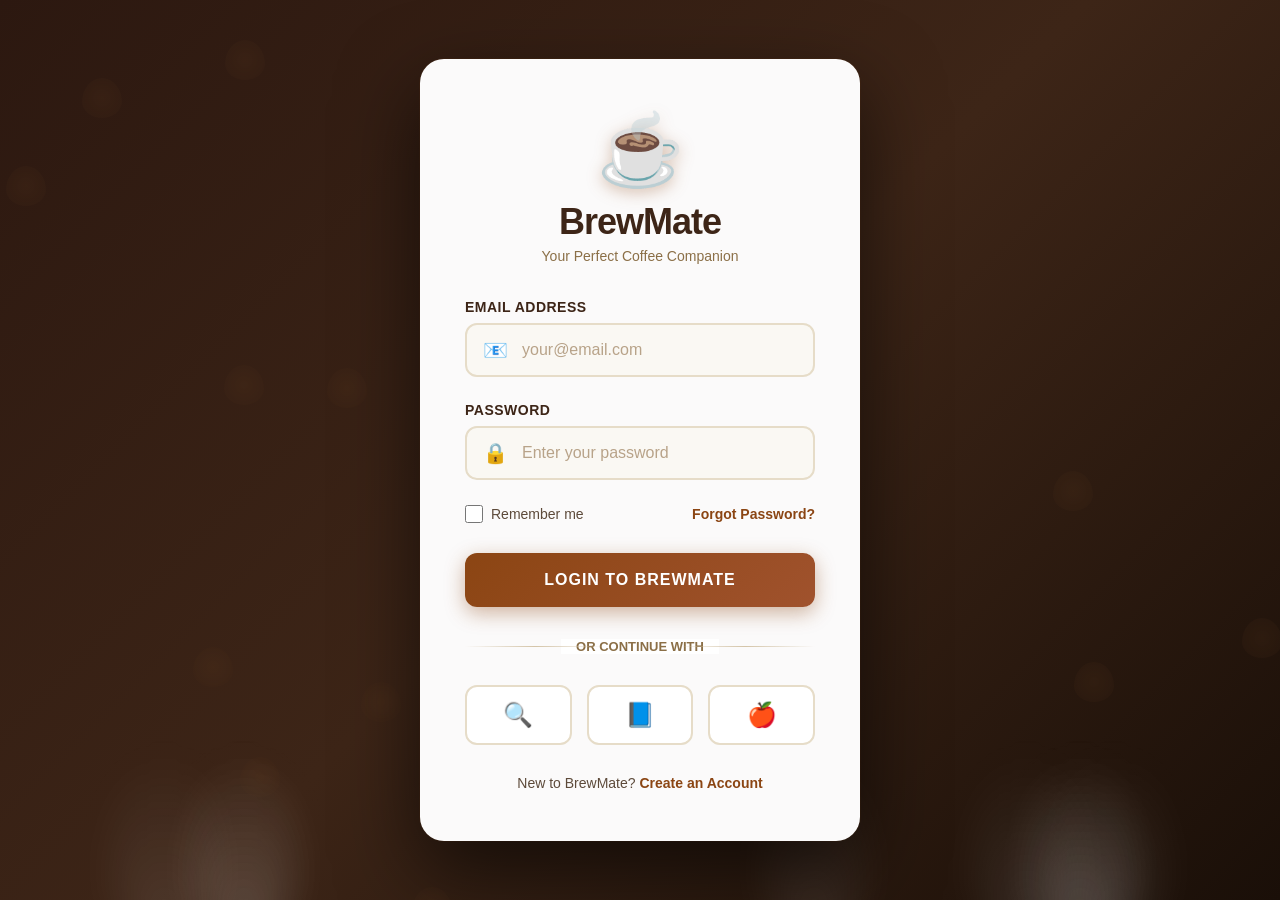
<file: login.html>
<!DOCTYPE html>
<html lang="en">
<head>
    <meta charset="UTF-8">
    <meta name="viewport" content="width=device-width, initial-scale=1.0">
    <title>BrewMate - Login to Your Coffee Journey</title>
    <style>
        * {
            margin: 0;
            padding: 0;
            box-sizing: border-box;
        }

        body {
            font-family: 'Segoe UI', Tahoma, Geneva, Verdana, sans-serif;
            height: 100vh;
            overflow: hidden;
            background: linear-gradient(135deg, #2c1810 0%, #3d2517 50%, #1a0f08 100%);
            position: relative;
        }

        /* Animated coffee beans background */
        .coffee-beans {
            position: absolute;
            width: 100%;
            height: 100%;
            overflow: hidden;
            opacity: 0.15;
        }

        .bean {
            position: absolute;
            width: 40px;
            height: 40px;
            background: radial-gradient(ellipse at center, #6b4423 0%, #3d2517 100%);
            border-radius: 50% 50% 50% 50% / 60% 60% 40% 40%;
            animation: float 15s infinite ease-in-out;
        }

        @keyframes float {
            0%, 100% { transform: translateY(0) rotate(0deg); }
            50% { transform: translateY(-20px) rotate(180deg); }
        }

        /* Steam animation */
        .steam-container {
            position: absolute;
            bottom: 0;
            left: 0;
            width: 100%;
            height: 100%;
            pointer-events: none;
            overflow: hidden;
        }

        .steam {
            position: absolute;
            bottom: -50px;
            width: 100px;
            height: 200px;
            background: linear-gradient(to top, rgba(255,255,255,0.1), transparent);
            border-radius: 50%;
            filter: blur(20px);
            animation: rise 8s infinite ease-in-out;
        }

        @keyframes rise {
            0% { bottom: -50px; opacity: 0.6; transform: translateX(0); }
            100% { bottom: 100vh; opacity: 0; transform: translateX(30px); }
        }

        /* Main container */
        .login-container {
            position: relative;
            z-index: 10;
            display: flex;
            justify-content: center;
            align-items: center;
            min-height: 100vh;
            padding: 20px;
        }

        .login-box {
            background: rgba(255, 255, 255, 0.98);
            border-radius: 24px;
            box-shadow: 0 30px 80px rgba(0, 0, 0, 0.6), 0 0 0 1px rgba(139, 69, 19, 0.1);
            width: 100%;
            max-width: 440px;
            padding: 50px 45px;
            position: relative;
            overflow: hidden;
            backdrop-filter: blur(10px);
            animation: slideIn 0.6s ease-out;
        }

        @keyframes slideIn {
            from {
                opacity: 0;
                transform: translateY(30px);
            }
            to {
                opacity: 1;
                transform: translateY(0);
            }
        }

        /* Coffee cup logo animation */
        .logo-container {
            text-align: center;
            margin-bottom: 35px;
            position: relative;
        }

        .coffee-cup {
            font-size: 70px;
            display: inline-block;
            animation: cupBounce 2s infinite ease-in-out;
            filter: drop-shadow(0 4px 8px rgba(139, 69, 19, 0.3));
        }

        @keyframes cupBounce {
            0%, 100% { transform: translateY(0); }
            50% { transform: translateY(-10px); }
        }

        .brand-name {
            font-size: 36px;
            font-weight: 700;
            color: #3d2517;
            margin-top: 10px;
            letter-spacing: -1px;
        }

        .brand-tagline {
            font-size: 14px;
            color: #8b6f47;
            margin-top: 5px;
            font-weight: 500;
        }

        /* Form styles */
        .form-group {
            margin-bottom: 25px;
            position: relative;
        }

        .form-group label {
            display: block;
            margin-bottom: 8px;
            color: #3d2517;
            font-weight: 600;
            font-size: 14px;
            text-transform: uppercase;
            letter-spacing: 0.5px;
        }

        .input-wrapper {
            position: relative;
        }

        .input-icon {
            position: absolute;
            left: 18px;
            top: 50%;
            transform: translateY(-50%);
            font-size: 20px;
            color: #8b6f47;
            z-index: 1;
        }

        input {
            width: 100%;
            padding: 16px 18px 16px 55px;
            border: 2px solid #e6dcc8;
            border-radius: 12px;
            font-size: 16px;
            transition: all 0.3s ease;
            background: #faf8f3;
            color: #3d2517;
        }

        input:focus {
            outline: none;
            border-color: #8b4513;
            background: #fff;
            box-shadow: 0 0 0 4px rgba(139, 69, 19, 0.1);
        }

        input::placeholder {
            color: #b8a389;
        }

        /* Remember & Forgot */
        .form-options {
            display: flex;
            justify-content: space-between;
            align-items: center;
            margin-bottom: 30px;
            font-size: 14px;
        }

        .remember-me {
            display: flex;
            align-items: center;
            color: #5d4a3a;
            cursor: pointer;
        }

        .remember-me input[type="checkbox"] {
            width: 18px;
            height: 18px;
            margin-right: 8px;
            cursor: pointer;
            padding: 0;
        }

        .forgot-password {
            color: #8b4513;
            text-decoration: none;
            font-weight: 600;
            transition: color 0.3s ease;
        }

        .forgot-password:hover {
            color: #a0522d;
        }

        /* Login button */
        .login-btn {
            width: 100%;
            padding: 18px;
            background: linear-gradient(135deg, #8b4513 0%, #a0522d 100%);
            color: white;
            border: none;
            border-radius: 12px;
            font-size: 16px;
            font-weight: 700;
            text-transform: uppercase;
            letter-spacing: 1px;
            cursor: pointer;
            transition: all 0.3s ease;
            box-shadow: 0 6px 20px rgba(139, 69, 19, 0.4);
            position: relative;
            overflow: hidden;
        }

        .login-btn:hover {
            transform: translateY(-2px);
            box-shadow: 0 8px 25px rgba(139, 69, 19, 0.5);
        }

        .login-btn:active {
            transform: translateY(0);
        }

        .login-btn::before {
            content: '';
            position: absolute;
            top: 0;
            left: -100%;
            width: 100%;
            height: 100%;
            background: linear-gradient(90deg, transparent, rgba(255,255,255,0.3), transparent);
            transition: left 0.5s;
        }

        .login-btn:hover::before {
            left: 100%;
        }

        /* Divider */
        .divider {
            text-align: center;
            margin: 30px 0;
            position: relative;
        }

        .divider::before,
        .divider::after {
            content: '';
            position: absolute;
            top: 50%;
            width: 40%;
            height: 1px;
            background: linear-gradient(to right, transparent, #d4c4a8, transparent);
        }

        .divider::before {
            left: 0;
        }

        .divider::after {
            right: 0;
        }

        .divider span {
            background: white;
            padding: 0 15px;
            color: #8b6f47;
            font-size: 13px;
            font-weight: 600;
        }

        /* Social login */
        .social-login {
            display: flex;
            gap: 15px;
            margin-bottom: 30px;
        }

        .social-btn {
            flex: 1;
            padding: 14px;
            border: 2px solid #e6dcc8;
            border-radius: 12px;
            background: white;
            cursor: pointer;
            transition: all 0.3s ease;
            font-size: 24px;
            display: flex;
            align-items: center;
            justify-content: center;
        }

        .social-btn:hover {
            border-color: #8b4513;
            transform: translateY(-2px);
            box-shadow: 0 4px 12px rgba(0, 0, 0, 0.1);
        }

        /* Sign up */
        .signup-text {
            text-align: center;
            color: #5d4a3a;
            font-size: 14px;
        }

        .signup-text a {
            color: #8b4513;
            text-decoration: none;
            font-weight: 700;
            transition: color 0.3s ease;
        }

        .signup-text a:hover {
            color: #a0522d;
        }

        /* Responsive */
        @media (max-width: 480px) {
            .login-box {
                padding: 40px 30px;
            }

            .brand-name {
                font-size: 28px;
            }

            .coffee-cup {
                font-size: 50px;
            }
        }
    </style>
</head>
<body>
    <!-- Animated background -->
    <div class="coffee-beans" id="beansContainer"></div>
    <div class="steam-container" id="steamContainer"></div>

    <!-- Login container -->
    <div class="login-container">
        <div class="login-box">
            <div class="logo-container">
                <div class="coffee-cup">☕</div>
                <h1 class="brand-name">BrewMate</h1>
                <p class="brand-tagline">Your Perfect Coffee Companion</p>
            </div>

            <form id="loginForm">
                <div class="form-group">
                    <label for="email">Email Address</label>
                    <div class="input-wrapper">
                        <span class="input-icon">📧</span>
                        <input type="email" id="email" placeholder="your@email.com" required>
                    </div>
                </div>

                <div class="form-group">
                    <label for="password">Password</label>
                    <div class="input-wrapper">
                        <span class="input-icon">🔒</span>
                        <input type="password" id="password" placeholder="Enter your password" required>
                    </div>
                </div>

                <div class="form-options">
                    <label class="remember-me">
                        <input type="checkbox" id="remember">
                        Remember me
                    </label>
                    <a href="#" class="forgot-password">Forgot Password?</a>
                </div>

                <button type="submit" class="login-btn">Login to BrewMate</button>
            </form>

            <div class="divider">
                <span>OR CONTINUE WITH</span>
            </div>

            <div class="social-login">
                <button class="social-btn" title="Login with Google">🔍</button>
                <button class="social-btn" title="Login with Facebook">📘</button>
                <button class="social-btn" title="Login with Apple">🍎</button>
            </div>

            <p class="signup-text">
                New to BrewMate? <a href="#">Create an Account</a>
            </p>
        </div>
    </div>

    <script>
        // Generate floating coffee beans
        const beansContainer = document.getElementById('beansContainer');
        for (let i = 0; i < 15; i++) {
            const bean = document.createElement('div');
            bean.className = 'bean';
            bean.style.left = Math.random() * 100 + '%';
            bean.style.top = Math.random() * 100 + '%';
            bean.style.animationDelay = Math.random() * 5 + 's';
            bean.style.animationDuration = (Math.random() * 10 + 10) + 's';
            beansContainer.appendChild(bean);
        }

        // Generate steam effects
        const steamContainer = document.getElementById('steamContainer');
        for (let i = 0; i < 8; i++) {
            const steam = document.createElement('div');
            steam.className = 'steam';
            steam.style.left = Math.random() * 100 + '%';
            steam.style.animationDelay = Math.random() * 5 + 's';
            steam.style.animationDuration = (Math.random() * 4 + 6) + 's';
            steamContainer.appendChild(steam);
        }

        // Form submission handler
        document.getElementById('loginForm').addEventListener('submit', function(e) {
            e.preventDefault();
            
            const email = document.getElementById('email').value;
            const password = document.getElementById('password').value;
            
            if (email && password) {
                // Show loading state
                const btn = document.querySelector('.login-btn');
                btn.textContent = 'Brewing Your Session...';
                btn.style.background = 'linear-gradient(135deg, #6b4423 0%, #8b6f47 100%)';
                
                // Simulate login process
                setTimeout(() => {
                    // Redirect to your main website
                    window.location.href = 'index.html'; // Change this to your actual next page
                    // For demo purposes, you can use: window.location.href = 'https://your-website.com';
                }, 1500);
            }
        });

        // Add hover effect to inputs
        const inputs = document.querySelectorAll('input[type="email"], input[type="password"]');
        inputs.forEach(input => {
            input.addEventListener('focus', function() {
                this.parentElement.style.transform = 'translateY(-2px)';
            });
            
            input.addEventListener('blur', function() {
                this.parentElement.style.transform = 'translateY(0)';
            });
        });
    </script>
</body>
</html>
</file>
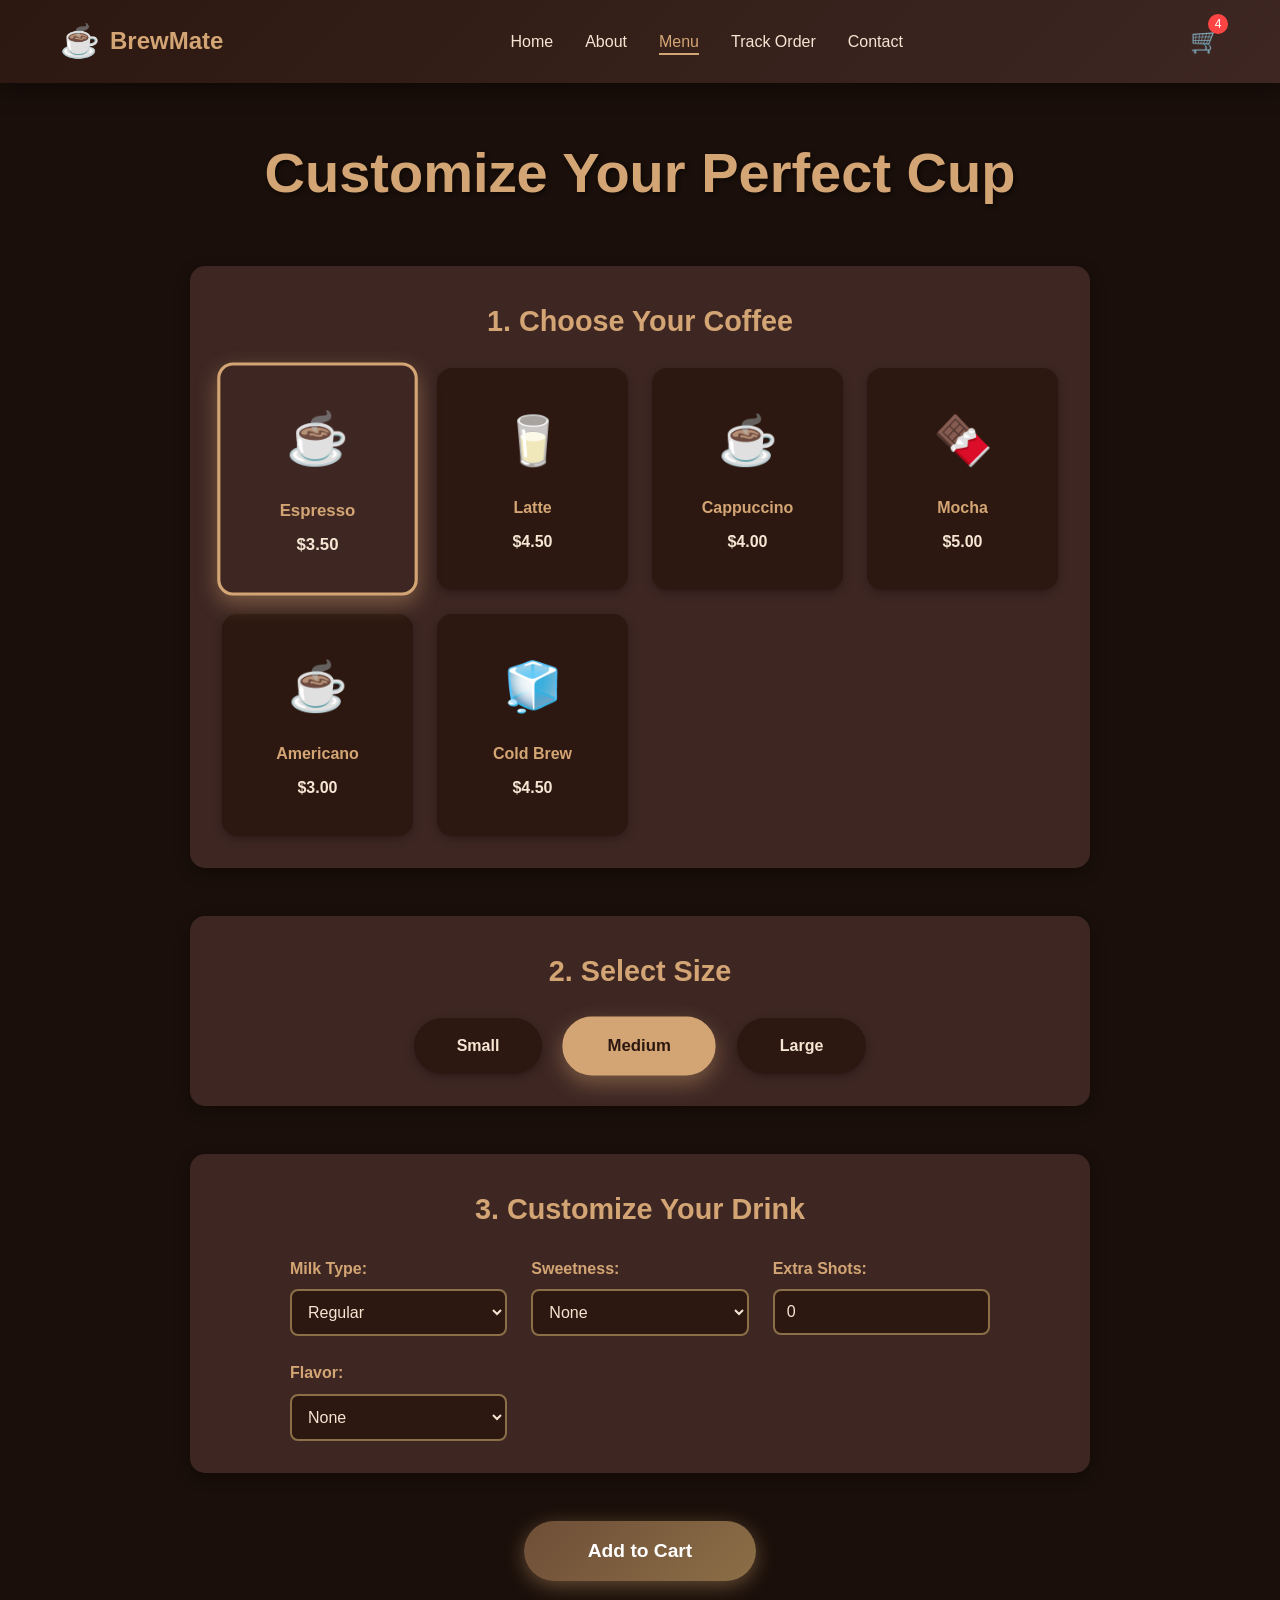
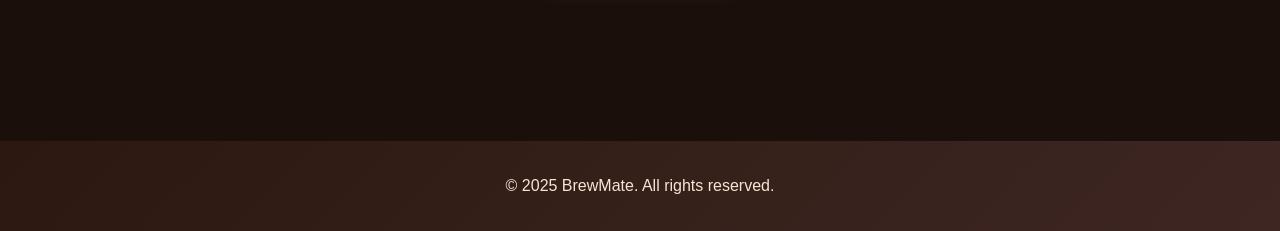
<file: menu.html>
<!DOCTYPE html>
<html lang="en">

<head>
    <meta charset="UTF-8">
    <meta name="viewport" content="width=device-width, initial-scale=1.0">
    <title>Menu - BrewMate</title>
    <link rel="stylesheet" href="styles.css">
</head>

<body>
    <!-- Navigation -->
    <nav class="navbar">
        <div class="nav-container">
            <div class="logo">
                <span class="coffee-icon">☕</span>
                <span class="logo-text">BrewMate</span>
            </div>
            <ul class="nav-menu">
                <li><a href="index.html" class="nav-link">Home</a></li>
                <li><a href="about.html" class="nav-link">About</a></li>
                <li><a href="menu.html" class="nav-link active">Menu</a></li>
                <li><a href="delivery.html" class="nav-link">Track Order</a></li>
                <li><a href="contact.html" class="nav-link">Contact</a></li>
            </ul>
              <div class="cart-icon" onclick="window.location.href='menu.html#cart'">
                🛒 <span class="cart-count" id="cartCount">0</span>
            </div>
        </div>
    </nav>

    <!-- Menu Section -->
    <section class="menu-page">
        <div class="container">
            <h1 class="page-title">Customize Your Perfect Cup</h1>

            <div class="menu-builder">
                <div class="builder-step">
                    <h3>1. Choose Your Coffee</h3>
                    <div class="coffee-options">
                        <div class="option-card" data-coffee="espresso">
                            <span class="option-icon">☕</span>
                            <h4>Espresso</h4>
                            <p>$3.50</p>
                        </div>
                        <div class="option-card" data-coffee="latte">
                            <span class="option-icon">🥛</span>
                            <h4>Latte</h4>
                            <p>$4.50</p>
                        </div>
                        <div class="option-card" data-coffee="cappuccino">
                            <span class="option-icon">☕</span>
                            <h4>Cappuccino</h4>
                            <p>$4.00</p>
                        </div>
                        <div class="option-card" data-coffee="mocha">
                            <span class="option-icon">🍫</span>
                            <h4>Mocha</h4>
                            <p>$5.00</p>
                        </div>
                        <div class="option-card" data-coffee="americano">
                            <span class="option-icon">☕</span>
                            <h4>Americano</h4>
                            <p>$3.00</p>
                        </div>
                        <div class="option-card" data-coffee="coldbrew">
                            <span class="option-icon">🧊</span>
                            <h4>Cold Brew</h4>
                            <p>$4.50</p>
                        </div>
                    </div>
                </div>

                <div class="builder-step">
                    <h3>2. Select Size</h3>
                    <div class="size-options">
                        <button class="size-btn" data-size="small">Small</button>
                        <button class="size-btn" data-size="medium">Medium</button>
                        <button class="size-btn" data-size="large">Large</button>
                    </div>
                </div>

                <div class="builder-step">
                    <h3>3. Customize Your Drink</h3>
                    <div class="customization">
                        <div class="custom-option">
                            <label>Milk Type:</label>
                            <select id="milkType">
                                <option value="regular">Regular</option>
                                <option value="almond">Almond</option>
                                <option value="oat">Oat</option>
                                <option value="soy">Soy</option>
                            </select>
                        </div>
                        <div class="custom-option">
                            <label>Sweetness:</label>
                            <select id="sweetness">
                                <option value="none">None</option>
                                <option value="low">Low</option>
                                <option value="medium">Medium</option>
                                <option value="high">High</option>
                            </select>
                        </div>
                        <div class="custom-option">
                            <label>Extra Shots:</label>
                            <input type="number" id="extraShots" min="0" max="3" value="0">
                        </div>
                        <div class="custom-option">
                            <label>Flavor:</label>
                            <select id="flavor">
                                <option value="none">None</option>
                                <option value="vanilla">Vanilla</option>
                                <option value="caramel">Caramel</option>
                                <option value="hazelnut">Hazelnut</option>
                                <option value="chocolate">Chocolate</option>
                            </select>
                        </div>
                    </div>
                </div>

                <button class="add-to-cart-btn" id="addToCart">Add to Cart</button>
            </div>

            <!-- Coffee Making Animation -->
            <div class="coffee-making-animation" id="coffeeAnimation" style="display: none;">
                <h3>Crafting Your Perfect Cup ☕</h3>
                <div class="making-process">
                    <div class="brewing-machine">
                        <div class="machine-body"></div>
                        <div class="machine-top"></div>
                        <div class="coffee-dispenser"></div>
                        <div class="coffee-stream"></div>
                    </div>
                    <div class="brewing-cup">
                        <div class="cup-fill"></div>
                    </div>
                    <div class="brewing-steps">
                        <div class="step step-active">Grinding beans... ☕</div>
                        <div class="step">Heating water... 🔥</div>
                        <div class="step">Brewing... 💧</div>
                        <div class="step">Adding milk... 🥛</div>
                        <div class="step">Finalizing... ✨</div>
                    </div>
                </div>
            </div>

        </div>
    </section>

    <!-- Footer -->
    <footer class="footer">
        <div class="container">
            <p>&copy; 2025 BrewMate. All rights reserved.</p>
        </div>
    </footer>

    <script src="script.js"></script>
    <script src="cart-system.js"></script>
</body>

</html>
</file>
<file: styles.css>
* {
    margin: 0;
    padding: 0;
    box-sizing: border-box;
}

:root {
    --primary-color: #6F4E37;
    --secondary-color: #8B6F47;
    --accent-color: #D4A574;
    --dark-color: #2C1810;
    --darker-bg: #1a0f0a;
    --light-color: #3E2723;
    --text-light: #F5E6D3;
    --gradient: linear-gradient(135deg, #6F4E37 0%, #8B6F47 100%);
    --gradient-dark: linear-gradient(135deg, #2C1810 0%, #3E2723 100%);
}

body {
    font-family: 'Segoe UI', Tahoma, Geneva, Verdana, sans-serif;
    line-height: 1.6;
    color: var(--text-light);
    background: var(--darker-bg);
    overflow-x: hidden;
}

.container {
    max-width: 1200px;
    margin: 0 auto;
    padding: 0 20px;
}

/* Navigation */
.navbar {
    background: var(--gradient-dark);
    padding: 1rem 0;
    position: fixed;
    width: 100%;
    top: 0;
    z-index: 1000;
    box-shadow: 0 4px 20px rgba(0, 0, 0, 0.5);
    backdrop-filter: blur(10px);
}

.nav-container {
    max-width: 1200px;
    margin: 0 auto;
    display: flex;
    justify-content: space-between;
    align-items: center;
    padding: 0 20px;
}

.logo {
    display: flex;
    align-items: center;
    gap: 10px;
    color: var(--accent-color);
    font-size: 1.5rem;
    font-weight: bold;
}

.coffee-icon {
    font-size: 2rem;
    animation: rotate 3s infinite;
}

@keyframes rotate {

    0%,
    100% {
        transform: rotate(0deg);
    }

    50% {
        transform: rotate(20deg);
    }
}

.nav-menu {
    display: flex;
    list-style: none;
    gap: 2rem;
}

.nav-link {
    color: var(--text-light);
    text-decoration: none;
    transition: all 0.3s;
    font-weight: 500;
    position: relative;
}

.nav-link::after {
    content: '';
    position: absolute;
    bottom: -5px;
    left: 0;
    width: 0;
    height: 2px;
    background: var(--accent-color);
    transition: width 0.3s;
}

.nav-link:hover::after,
.nav-link.active::after {
    width: 100%;
}

.nav-link:hover,
.nav-link.active {
    color: var(--accent-color);
}

.cart-icon {
    color: var(--text-light);
    font-size: 1.5rem;
    cursor: pointer;
    position: relative;
    transition: transform 0.3s;
}

.cart-icon:hover {
    transform: scale(1.1);
    color: var(--accent-color);
}

.cart-count {
    position: absolute;
    top: -8px;
    right: -8px;
    background: #ff4444;
    color: white;
    border-radius: 50%;
    width: 20px;
    height: 20px;
    display: flex;
    align-items: center;
    justify-content: center;
    font-size: 0.75rem;
    animation: pulse-badge 2s infinite;
}

@keyframes pulse-badge {

    0%,
    100% {
        transform: scale(1);
    }

    50% {
        transform: scale(1.1);
    }
}

/* Hero Section */
.hero {
    min-height: 100vh;
    background: var(--gradient-dark);
    display: flex;
    align-items: center;
    justify-content: center;
    position: relative;
    overflow: hidden;
    padding-top: 80px;
}

.hero-content {
    text-align: center;
    color: var(--text-light);
    z-index: 2;
    position: relative;
}

.hero-title {
    font-size: 4rem;
    margin-bottom: 1rem;
    animation: fadeInUp 1s;
    color: var(--accent-color);
    text-shadow: 2px 2px 4px rgba(0, 0, 0, 0.5);
}

.hero-subtitle {
    font-size: 1.5rem;
    margin-bottom: 2rem;
    animation: fadeInUp 1s 0.3s backwards;
    color: var(--text-light);
}

.cta-button {
    padding: 1rem 3rem;
    font-size: 1.2rem;
    background: var(--accent-color);
    color: var(--dark-color);
    border: none;
    border-radius: 50px;
    cursor: pointer;
    transition: all 0.3s;
    animation: fadeInUp 1s 0.6s backwards;
    font-weight: bold;
    box-shadow: 0 5px 20px rgba(212, 165, 116, 0.4);
}

.cta-button:hover {
    transform: translateY(-5px);
    box-shadow: 0 10px 30px rgba(212, 165, 116, 0.6);
    background: #E5B684;
}

@keyframes fadeInUp {
    from {
        opacity: 0;
        transform: translateY(30px);
    }

    to {
        opacity: 1;
        transform: translateY(0);
    }
}

/* Animated Coffee Cup on Hero */
.animated-cup {
    position: absolute;
    bottom: 15%;
    left: 50%;
    transform: translateX(-50%);
    z-index: 1;
}

.cup {
    position: relative;
    width: 120px;
    height: 140px;
    animation: float-cup 3s ease-in-out infinite;
}

@keyframes float-cup {

    0%,
    100% {
        transform: translateY(0);
    }

    50% {
        transform: translateY(-20px);
    }
}

.cup-body {
    width: 100px;
    height: 100px;
    background: var(--gradient);
    border-radius: 0 0 40px 40px;
    position: absolute;
    bottom: 0;
    left: 10px;
    box-shadow: 0 10px 30px rgba(0, 0, 0, 0.5);
}

.cup-handle {
    width: 40px;
    height: 50px;
    border: 10px solid var(--primary-color);
    border-left: none;
    border-radius: 0 50px 50px 0;
    position: absolute;
    right: -25px;
    top: 50%;
    transform: translateY(-50%);
}

/* Coffee Liquid and Wave Animation */
.coffee-liquid {
    position: absolute;
    bottom: 0;
    left: 10px;
    width: 100px;
    height: 80px;
    background: linear-gradient(180deg, #6F4E37 0%, #4A3426 100%);
    border-radius: 0 0 40px 40px;
    overflow: hidden;
    z-index: 1;
}

.coffee-wave {
    position: absolute;
    top: -10px;
    left: 0;
    width: 200%;
    height: 20px;
    background: radial-gradient(ellipse at center, rgba(139, 111, 71, 0.5) 0%, transparent 70%);
    animation: wave-motion 3s ease-in-out infinite;
}

@keyframes wave-motion {

    0%,
    100% {
        transform: translateX(0) translateY(0);
    }

    50% {
        transform: translateX(-50%) translateY(-5px);
    }
}

/* Steam Particles */
.coffee-steam-container {
    position: absolute;
    top: -50px;
    left: 50%;
    transform: translateX(-50%);
    width: 60px;
    height: 80px;
    z-index: 10;
}

.steam-particle {
    position: absolute;
    width: 8px;
    height: 40px;
    background: linear-gradient(to top, rgba(255, 255, 255, 0.6), transparent);
    border-radius: 50%;
    animation: steam-particle-rise 3s ease-out infinite;
    opacity: 0;
}

.steam-particle:nth-child(1) {
    left: 10px;
    animation-delay: 0s;
}

.steam-particle:nth-child(2) {
    left: 20px;
    animation-delay: 0.4s;
}

.steam-particle:nth-child(3) {
    left: 30px;
    animation-delay: 0.8s;
}

.steam-particle:nth-child(4) {
    left: 15px;
    animation-delay: 1.2s;
}

.steam-particle:nth-child(5) {
    left: 25px;
    animation-delay: 1.6s;
}

@keyframes steam-particle-rise {
    0% {
        opacity: 0;
        transform: translateY(0) scale(1);
    }

    20% {
        opacity: 0.8;
    }

    100% {
        opacity: 0;
        transform: translateY(-60px) scale(1.5) translateX(10px);
    }
}

/* Old Steam Style (for compatibility) */
.steam {
    position: absolute;
    top: -30px;
    left: 50%;
    transform: translateX(-50%);
}

.steam span {
    display: block;
    width: 8px;
    height: 30px;
    background: rgba(255, 255, 255, 0.3);
    margin: 0 4px;
    border-radius: 50%;
    animation: steam-rise 2s infinite ease-out;
    float: left;
}

.steam span:nth-child(1) {
    animation-delay: 0s;
}

.steam span:nth-child(2) {
    animation-delay: 0.3s;
}

.steam span:nth-child(3) {
    animation-delay: 0.6s;
}

@keyframes steam-rise {
    0% {
        opacity: 0.8;
        transform: translateY(0) scale(1);
    }

    100% {
        opacity: 0;
        transform: translateY(-40px) scale(1.5);
    }
}

/* Floating Coffee Beans */
.floating-beans {
    position: absolute;
    width: 100%;
    height: 100%;
    top: 0;
    left: 0;
    pointer-events: none;
    z-index: 1;
}

.bean {
    position: absolute;
    font-size: 2rem;
    opacity: 0.3;
    animation: float-bean 20s infinite ease-in-out;
}

.bean1 {
    top: 20%;
    left: 10%;
    animation-delay: 0s;
}

.bean2 {
    top: 60%;
    left: 80%;
    animation-delay: 5s;
}

.bean3 {
    top: 40%;
    right: 15%;
    animation-delay: 10s;
}

.bean4 {
    bottom: 30%;
    left: 70%;
    animation-delay: 15s;
}

@keyframes float-bean {

    0%,
    100% {
        transform: translateY(0) rotate(0deg);
    }

    25% {
        transform: translateY(-30px) rotate(90deg);
    }

    50% {
        transform: translateY(-60px) rotate(180deg);
    }

    75% {
        transform: translateY(-30px) rotate(270deg);
    }
}

/* Hero Decorations */
.hero-decorations {
    position: absolute;
    width: 100%;
    height: 100%;
    top: 0;
    left: 0;
    pointer-events: none;
    z-index: 1;
}

.decoration {
    position: absolute;
    font-size: 3rem;
    opacity: 0.4;
    animation: twinkle 3s infinite ease-in-out;
}

.deco1 {
    top: 15%;
    left: 20%;
    animation-delay: 0s;
}

.deco2 {
    top: 70%;
    right: 25%;
    animation-delay: 1s;
}

.deco3 {
    bottom: 20%;
    left: 15%;
    animation-delay: 2s;
}

@keyframes twinkle {

    0%,
    100% {
        opacity: 0.2;
        transform: scale(1);
    }

    50% {
        opacity: 0.6;
        transform: scale(1.2);
    }
}

/* Features Section */
.features {
    padding: 6rem 0;
    background: var(--darker-bg);
}

.section-title {
    font-size: 3rem;
    text-align: center;
    color: var(--accent-color);
    margin-bottom: 3rem;
    text-shadow: 2px 2px 4px rgba(0, 0, 0, 0.5);
}

.features-grid {
    display: grid;
    grid-template-columns: repeat(auto-fit, minmax(250px, 1fr));
    gap: 2rem;
}

.feature-card {
    background: var(--light-color);
    padding: 2rem;
    border-radius: 15px;
    text-align: center;
    transition: all 0.3s;
    box-shadow: 0 5px 15px rgba(0, 0, 0, 0.3);
}

.feature-card:hover {
    transform: translateY(-10px);
    box-shadow: 0 15px 30px rgba(212, 165, 116, 0.3);
}

.feature-icon {
    font-size: 4rem;
    margin-bottom: 1rem;
    display: block;
}

.feature-card h3 {
    color: var(--accent-color);
    margin-bottom: 1rem;
}

.feature-card p {
    color: var(--text-light);
}

/* Page Titles */
.page-title {
    font-size: 3.5rem;
    color: var(--accent-color);
    text-align: center;
    margin: 6rem 0 3rem;
    text-shadow: 2px 2px 4px rgba(0, 0, 0, 0.5);
}

/* About Page */
.about-page {
    min-height: 100vh;
    padding: 2rem 0 6rem;
    background: var(--darker-bg);
}

.about-content {
    display: grid;
    grid-template-columns: 1fr 1fr;
    gap: 3rem;
    align-items: center;
    margin-bottom: 4rem;
}

.about-text h2 {
    color: var(--accent-color);
    font-size: 2.5rem;
    margin-bottom: 1.5rem;
}

.about-text h3 {
    color: var(--accent-color);
    font-size: 1.8rem;
    margin-top: 2rem;
    margin-bottom: 1rem;
}

.about-text p {
    margin-bottom: 1rem;
    line-height: 1.8;
    color: var(--text-light);
}

.about-stats {
    display: grid;
    grid-template-columns: repeat(4, 1fr);
    gap: 1.5rem;
    margin-top: 2rem;
}

.stat {
    text-align: center;
    padding: 1.5rem;
    background: var(--light-color);
    border-radius: 10px;
    box-shadow: 0 5px 15px rgba(0, 0, 0, 0.3);
    transition: transform 0.3s;
}

.stat:hover {
    transform: translateY(-10px);
}

.stat h4 {
    font-size: 2.5rem;
    color: var(--accent-color);
    margin-bottom: 0.5rem;
}

.stat p {
    color: var(--text-light);
}

.about-image {
    display: flex;
    justify-content: center;
}

.image-placeholder {
    width: 400px;
    height: 400px;
    background: var(--gradient);
    border-radius: 50%;
    display: flex;
    align-items: center;
    justify-content: center;
    animation: pulse 3s infinite;
    box-shadow: 0 10px 40px rgba(212, 165, 116, 0.4);
}

.large-icon {
    font-size: 10rem;
}

@keyframes pulse {

    0%,
    100% {
        transform: scale(1);
    }

    50% {
        transform: scale(1.05);
    }
}

/* Values Section */
.values-section {
    margin-top: 4rem;
}

.values-grid {
    display: grid;
    grid-template-columns: repeat(auto-fit, minmax(250px, 1fr));
    gap: 2rem;
}

.value-card {
    background: var(--light-color);
    padding: 2rem;
    border-radius: 15px;
    text-align: center;
    transition: all 0.3s;
    box-shadow: 0 5px 15px rgba(0, 0, 0, 0.3);
}

.value-card:hover {
    transform: translateY(-10px);
    box-shadow: 0 15px 30px rgba(212, 165, 116, 0.3);
}

.value-icon {
    font-size: 4rem;
    margin-bottom: 1rem;
}

.value-card h3 {
    color: var(--accent-color);
    margin-bottom: 1rem;
}

.value-card p {
    color: var(--text-light);
}

/* Menu Page */
.menu-page {
    min-height: 100vh;
    padding: 2rem 0 6rem;
    background: var(--darker-bg);
}

.menu-builder {
    max-width: 900px;
    margin: 0 auto 4rem;
}

.builder-step {
    margin-bottom: 3rem;
    padding: 2rem;
    background: var(--light-color);
    border-radius: 15px;
    box-shadow: 0 5px 15px rgba(0, 0, 0, 0.3);
}

.builder-step h3 {
    color: var(--accent-color);
    font-size: 1.8rem;
    margin-bottom: 1.5rem;
    text-align: center;
}

.coffee-options {
    display: grid;
    grid-template-columns: repeat(auto-fit, minmax(150px, 1fr));
    gap: 1.5rem;
}

.option-card {
    background: var(--dark-color);
    padding: 2rem 1rem;
    text-align: center;
    border-radius: 15px;
    cursor: pointer;
    transition: all 0.3s;
    border: 3px solid transparent;
    box-shadow: 0 3px 10px rgba(0, 0, 0, 0.3);
}

.option-card:hover {
    transform: translateY(-10px);
    box-shadow: 0 10px 30px rgba(212, 165, 116, 0.3);
    border-color: var(--accent-color);
}

.option-card.selected {
    border-color: var(--accent-color);
    background: var(--light-color);
    box-shadow: 0 10px 30px rgba(212, 165, 116, 0.5);
}

.option-icon {
    font-size: 3rem;
    display: block;
    margin-bottom: 1rem;
    transition: transform 0.3s;
}

.option-card:hover .option-icon {
    transform: scale(1.2) rotate(10deg);
}

.option-card h4 {
    color: var(--accent-color);
    margin-bottom: 0.5rem;
}

.option-card p {
    color: var(--text-light);
    font-weight: bold;
}

.size-options {
    display: flex;
    justify-content: center;
    gap: 1.5rem;
}

.size-btn {
    padding: 1rem 2.5rem;
    background: var(--dark-color);
    border: 3px solid transparent;
    border-radius: 50px;
    cursor: pointer;
    font-size: 1rem;
    font-weight: bold;
    color: var(--text-light);
    transition: all 0.3s;
    box-shadow: 0 3px 10px rgba(0, 0, 0, 0.3);
}

.size-btn:hover {
    transform: scale(1.05);
    border-color: var(--accent-color);
}

.size-btn.selected {
    background: var(--accent-color);
    color: var(--dark-color);
    box-shadow: 0 5px 15px rgba(212, 165, 116, 0.5);
}

.customization {
    display: grid;
    grid-template-columns: repeat(auto-fit, minmax(200px, 1fr));
    gap: 1.5rem;
    max-width: 700px;
    margin: 0 auto;
}

.custom-option {
    display: flex;
    flex-direction: column;
    gap: 0.5rem;
}

.custom-option label {
    color: var(--accent-color);
    font-weight: bold;
}

.custom-option select,
.custom-option input {
    padding: 0.75rem;
    border: 2px solid var(--secondary-color);
    border-radius: 8px;
    font-size: 1rem;
    background: var(--dark-color);
    color: var(--text-light);
}

.add-to-cart-btn {
    display: block;
    margin: 3rem auto;
    padding: 1.2rem 4rem;
    background: var(--gradient);
    color: white;
    border: none;
    border-radius: 50px;
    font-size: 1.2rem;
    font-weight: bold;
    cursor: pointer;
    transition: all 0.3s;
    box-shadow: 0 5px 20px rgba(212, 165, 116, 0.4);
}

.add-to-cart-btn:hover {
    transform: translateY(-5px);
    box-shadow: 0 10px 30px rgba(212, 165, 116, 0.6);
}

/* Delivery Page */
.delivery-page {
    min-height: 100vh;
    padding: 2rem 0 6rem;
    background: var(--darker-bg);
}

/* Delivery Tracker Container */
.delivery-tracker {
    display: flex;
    flex-direction: column;
    gap: 2rem;
    padding: 2rem;
    background: var(--light-color);
    border-radius: 20px;
    box-shadow: 0 10px 40px rgba(0, 0, 0, 0.3);
}

/* Order Status Tracker */
.order-status {
    display: flex;
    align-items: center;
    justify-content: space-between;
    padding: 2rem;
    background: var(--dark-color);
    border-radius: 15px;
    box-shadow: 0 5px 20px rgba(0, 0, 0, 0.4);
    position: relative;
}

/* Status Step */
.status-step {
    display: flex;
    flex-direction: column;
    align-items: center;
    gap: 0.75rem;
    position: relative;
    z-index: 2;
    flex: 0 0 auto;
}

.status-step p {
    color: var(--text-light);
    font-size: 0.9rem;
    font-weight: 600;
    text-align: center;
    margin: 0;
    opacity: 0.6;
    transition: all 0.3s ease;
}

/* Step Circle */
.step-circle {
    width: 60px;
    height: 60px;
    border-radius: 50%;
    background: var(--light-color);
    border: 4px solid #555;
    display: flex;
    align-items: center;
    justify-content: center;
    font-size: 1.5rem;
    font-weight: bold;
    color: #555;
    transition: all 0.4s ease;
    box-shadow: 0 3px 10px rgba(0, 0, 0, 0.3);
}

/* Completed Status */
.status-step.completed .step-circle {
    background: linear-gradient(135deg, #4CAF50, #45a049);
    border-color: #4CAF50;
    color: white;
    box-shadow: 0 5px 20px rgba(76, 175, 80, 0.5);
    animation: checkmark-pop 0.5s ease;
}

.status-step.completed p {
    color: var(--accent-color);
    opacity: 1;
    font-weight: 700;
}

/* Active Status */
.status-step.active .step-circle {
    background: linear-gradient(135deg, var(--accent-color), #C9965E);
    border-color: var(--accent-color);
    color: white;
    box-shadow: 0 5px 25px rgba(212, 165, 116, 0.6);
    animation: pulse-glow 2s infinite;
}

.status-step.active p {
    color: var(--accent-color);
    opacity: 1;
    font-weight: 700;
}

/* Connecting Lines */
.status-line {
    flex: 1;
    height: 6px;
    background: #555;
    position: relative;
    margin: 0 -10px;
    border-radius: 3px;
    overflow: hidden;
    transition: all 0.4s ease;
}

/* Completed Line */
.status-line.completed {
    background: linear-gradient(90deg, #4CAF50, #45a049);
    box-shadow: 0 2px 10px rgba(76, 175, 80, 0.4);
}

.status-line.completed::after {
    content: '';
    position: absolute;
    top: 0;
    left: -100%;
    width: 100%;
    height: 100%;
    background: linear-gradient(90deg, transparent, rgba(255, 255, 255, 0.4), transparent);
    animation: line-shine 2s ease-in-out;
}

/* Active Line (Animated Progress) */
.status-line.active {
    background: #555;
}

.status-line.active::before {
    content: '';
    position: absolute;
    top: 0;
    left: 0;
    width: 50%;
    height: 100%;
    background: linear-gradient(90deg, var(--accent-color), #C9965E);
    border-radius: 3px;
    animation: line-progress 2s ease-in-out infinite;
    box-shadow: 0 2px 10px rgba(212, 165, 116, 0.5);
}

/* Animations for Order Status */
@keyframes checkmark-pop {
    0% {
        transform: scale(0.8);
    }

    50% {
        transform: scale(1.1);
    }

    100% {
        transform: scale(1);
    }
}

@keyframes pulse-glow {

    0%,
    100% {
        box-shadow: 0 5px 25px rgba(212, 165, 116, 0.6);
        transform: scale(1);
    }

    50% {
        box-shadow: 0 8px 35px rgba(212, 165, 116, 0.9);
        transform: scale(1.05);
    }
}

@keyframes line-shine {
    0% {
        left: -100%;
    }

    100% {
        left: 100%;
    }
}

@keyframes line-progress {
    0% {
        width: 30%;
        opacity: 0.8;
    }

    50% {
        width: 70%;
        opacity: 1;
    }

    100% {
        width: 30%;
        opacity: 0.8;
    }
}

/* Map Container */
.delivery-map-container {
    display: flex;
    flex-direction: column;
    gap: 2rem;
}

/* Map Styles */
#map {
    height: 400px;
    width: 100%;
    border-radius: 15px;
    box-shadow: 0 5px 15px rgba(0, 0, 0, 0.5);
    z-index: 0;
}

/* Override any inherited dark mode filters on the map tiles */
.leaflet-tile-container {
    filter: none !important;
}

.leaflet-tile-pane {
    filter: none !important;
}

/* Leaflet Customization */
.leaflet-popup-content-wrapper,
.leaflet-popup-tip {
    background: var(--dark-color);
    color: var(--text-light);
    box-shadow: 0 3px 14px rgba(0, 0, 0, 0.4);
}

.leaflet-container a.leaflet-popup-close-button {
    color: var(--accent-color);
}

/* Custom marker styling for better visibility */
.custom-div-icon {
    text-align: center;
    font-weight: bold;
    color: var(--dark-color);
    background: var(--accent-color);
    border-radius: 50%;
    padding: 5px;
    box-shadow: 0 2px 5px rgba(0, 0, 0, 0.5);
    border: 2px solid var(--dark-color);
}

.shop-icon {
    background: #FFD700;
}

.user-icon {
    background: #90EE90;
}

.delivery-icon {
    background: #FF6347;
    animation: pulse-marker 1.5s infinite alternate;
}

@keyframes pulse-marker {
    from {
        transform: scale(1);
        box-shadow: 0 0 0 0 rgba(255, 99, 71, 0.7);
    }

    to {
        transform: scale(1.1);
        box-shadow: 0 0 0 10px rgba(255, 99, 71, 0);
    }
}

/* Hide the old cartoon animation */
.delivery-animation {
    display: none;
}

/* Footer */
.footer {
    background: var(--gradient-dark);
    padding: 2rem 0;
    text-align: center;
    color: var(--text-light);
}

.social-links {
    margin-top: 1rem;
    display: flex;
    justify-content: center;
    gap: 2rem;
}

.social-links a {
    color: var(--text-light);
    text-decoration: none;
    transition: color 0.3s;
}

.social-links a:hover {
    color: var(--accent-color);
}

/* Contact Page */
.contact-page {
    min-height: 100vh;
    padding: 2rem 0 6rem;
    background: var(--darker-bg);
}

.contact-content {
    max-width: 800px;
    margin: 0 auto;
    background: var(--light-color);
    padding: 3rem;
    border-radius: 20px;
    box-shadow: 0 10px 40px rgba(0, 0, 0, 0.3);
}

.contact-form {
    display: flex;
    flex-direction: column;
    gap: 1.5rem;
}

.form-group {
    display: flex;
    flex-direction: column;
    gap: 0.5rem;
}

.form-group label {
    color: var(--accent-color);
    font-weight: bold;
}

.form-group input,
.form-group textarea {
    padding: 1rem;
    border: 2px solid var(--secondary-color);
    border-radius: 10px;
    background: var(--dark-color);
    color: var(--text-light);
    font-size: 1rem;
    font-family: inherit;
}

.form-group textarea {
    min-height: 150px;
    resize: vertical;
}

.submit-btn {
    padding: 1rem 3rem;
    background: var(--gradient);
    color: white;
    border: none;
    border-radius: 50px;
    font-size: 1.2rem;
    font-weight: bold;
    cursor: pointer;
    transition: all 0.3s;
    box-shadow: 0 5px 20px rgba(212, 165, 116, 0.4);
}

.submit-btn:hover {
    transform: translateY(-5px);
    box-shadow: 0 10px 30px rgba(212, 165, 116, 0.6);
}

/* Responsive Design */
@media (max-width: 768px) {
    .nav-menu {
        display: none;
    }

    .hero-title {
        font-size: 2.5rem;
    }

    .features-grid {
        grid-template-columns: 1fr;
    }

    .about-content {
        grid-template-columns: 1fr;
    }

    .about-stats {
        grid-template-columns: repeat(2, 1fr);
    }

    .order-status {
        flex-direction: column;
        gap: 1.5rem;
    }

    .status-line {
        width: 6px;
        height: 40px;
        margin: -10px 0;
    }

    .status-line.active::before {
        width: 100%;
        height: 50%;
    }
}
</file>
